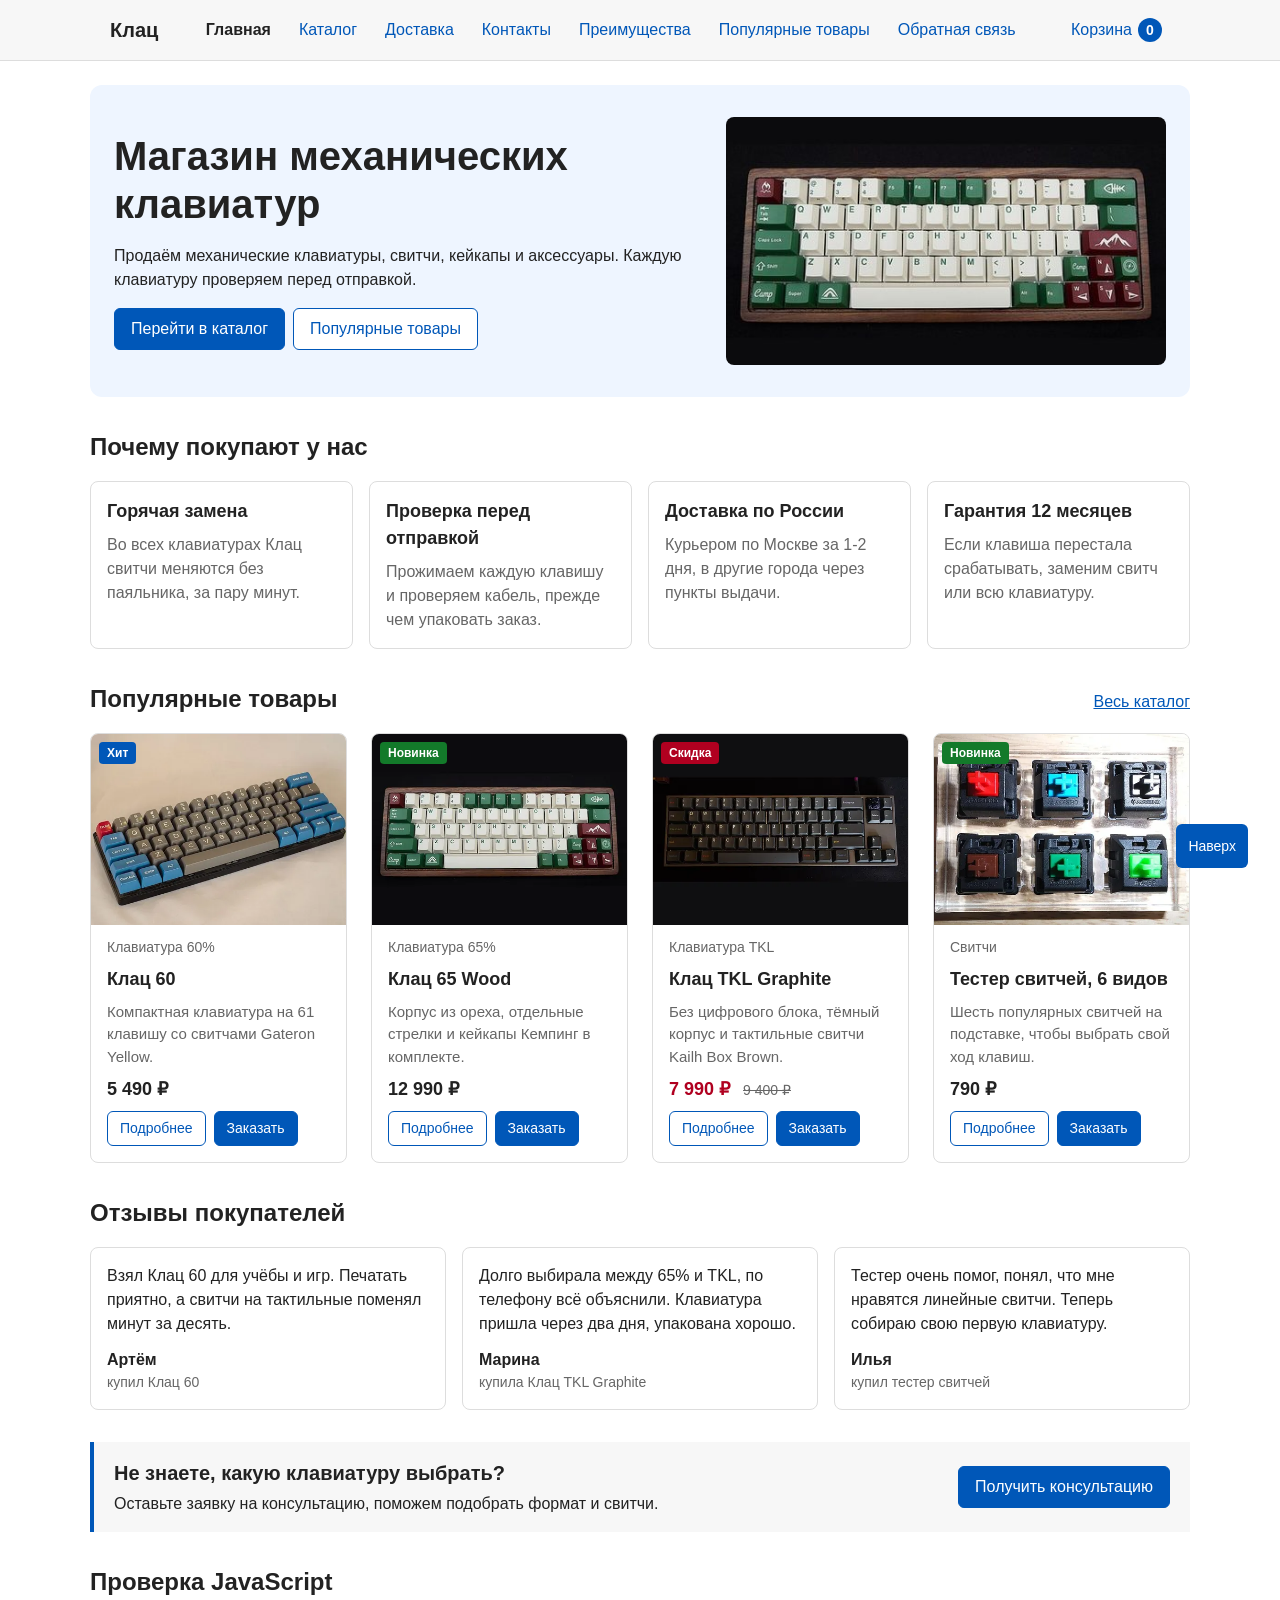
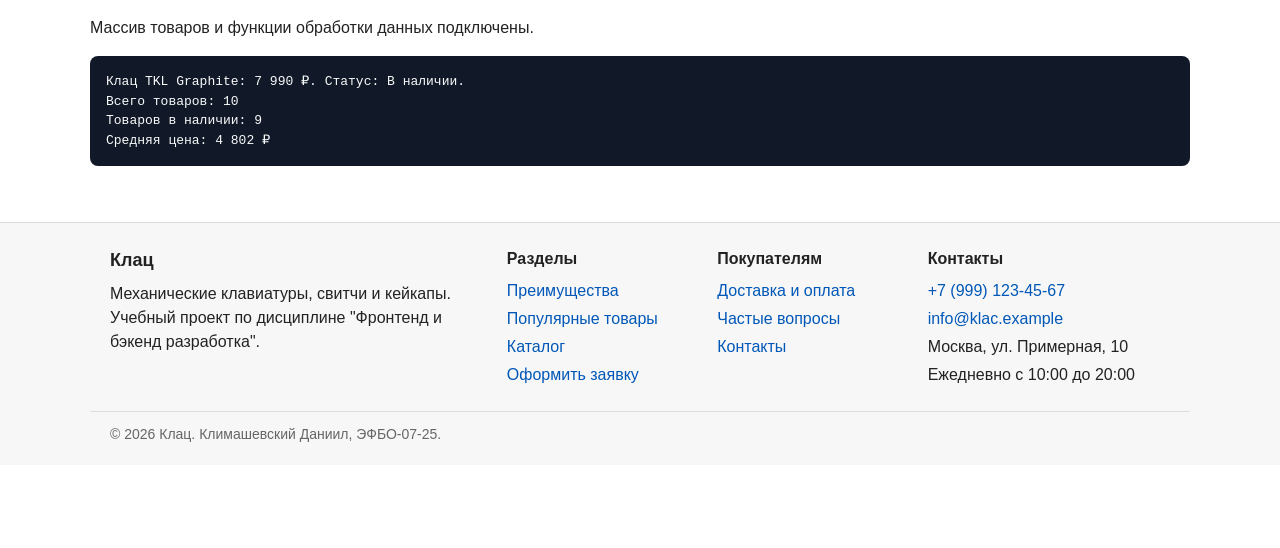
<file: index.html>
<!DOCTYPE html>
<html lang="ru">
<head>
    <meta charset="UTF-8">
    <meta name="viewport" content="width=device-width, initial-scale=1.0">
    <meta name="description" content="Клац - учебный интернет-магазин механических клавиатур, свитчей и кейкапов.">
    <title>Клац | Магазин механических клавиатур</title>
    <meta property="og:type" content="website">
    <meta property="og:title" content="Клац | Магазин механических клавиатур">
    <meta property="og:description" content="Клац - учебный интернет-магазин механических клавиатур, свитчей и кейкапов.">
    <meta property="og:image" content="https://svpeditor.github.io/kr4-js-shop/images/klac-60.jpg">
    <link rel="stylesheet" href="css/style.css">
    <link rel="stylesheet" href="css/responsive.css">
    <script src="js/data.js" defer></script>
    <script src="js/main.js" defer></script>
    <script src="js/cart.js" defer></script>
    <script src="js/modal.js" defer></script>
    <script src="js/validation.js" defer></script>
</head>
<body>
    <a class="skip-link" href="#main">Перейти к основному содержимому</a>

    <header class="site-header" id="top">
        <div class="site-header__inner">
            <a class="site-header__logo" href="index.html">Клац</a>

            <a class="site-header__cart" href="cart.html">Корзина <span class="site-header__cart-count">0</span></a>

            <button class="site-header__toggle" type="button" aria-expanded="false" aria-controls="site-nav"><span aria-hidden="true">&#9776;</span> Меню</button>

            <nav class="site-nav" id="site-nav" aria-label="Основная навигация">
                <ul class="site-nav__list">
                    <li class="site-nav__item"><a class="site-nav__link site-nav__link--active" href="index.html" aria-current="page">Главная</a></li>
                    <li class="site-nav__item"><a class="site-nav__link" href="catalog.html">Каталог</a></li>
                    <li class="site-nav__item"><a class="site-nav__link" href="delivery.html">Доставка</a></li>
                    <li class="site-nav__item"><a class="site-nav__link" href="contacts.html">Контакты</a></li>
                    <li class="site-nav__item"><a class="site-nav__link" href="index.html#advantages">Преимущества</a></li>
                    <li class="site-nav__item"><a class="site-nav__link" href="index.html#popular">Популярные товары</a></li>
                    <li class="site-nav__item"><a class="site-nav__link" href="index.html#contacts">Обратная связь</a></li>
                </ul>
            </nav>
        </div>
    </header>

    <main id="main" class="main" tabindex="-1">
        <section class="hero">
            <div class="hero__content">
                <h1 class="hero__title">Магазин механических клавиатур</h1>
                <p class="hero__text">
                    Продаём механические клавиатуры, свитчи, кейкапы и аксессуары.
                    Каждую клавиатуру проверяем перед отправкой.
                </p>
                <div class="hero__actions">
                    <a class="button button--primary" href="catalog.html">Перейти в каталог</a>
                    <a class="button button--secondary" href="#popular">Популярные товары</a>
                </div>
            </div>

            <!--
                picture: на компьютере (от 900px) показывается фото 4:3,
                на телефоне и планшете - широкий кадр 16:9 того же фото.
                Для узкого кадра есть два размера, браузер выбирает по srcset и sizes.
            -->
            <picture class="hero__picture">
                <source media="(min-width: 900px)" srcset="images/hero-desktop.jpg" width="800" height="600">
                <img
                    class="hero__image"
                    src="images/hero-mobile.jpg"
                    srcset="images/hero-mobile-480.jpg 480w, images/hero-mobile.jpg 800w"
                    sizes="(min-width: 768px) 720px, 100vw"
                    width="800"
                    height="450"
                    alt="Клавиатура Клац 65 Wood в деревянном корпусе с зелёными и бордовыми кейкапами"
                >
            </picture>
        </section>

        <section class="section" id="advantages">
            <div class="section__header">
                <h2 class="section__title">Почему покупают у нас</h2>
            </div>

            <ul class="advantages">
                <li class="advantages__item">
                    <h3 class="advantages__title">Горячая замена</h3>
                    <p class="advantages__text">Во всех клавиатурах Клац свитчи меняются без паяльника, за пару минут.</p>
                </li>
                <li class="advantages__item">
                    <h3 class="advantages__title">Проверка перед отправкой</h3>
                    <p class="advantages__text">Прожимаем каждую клавишу и проверяем кабель, прежде чем упаковать заказ.</p>
                </li>
                <li class="advantages__item">
                    <h3 class="advantages__title">Доставка по России</h3>
                    <p class="advantages__text">Курьером по Москве за 1-2 дня, в другие города через пункты выдачи.</p>
                </li>
                <li class="advantages__item">
                    <h3 class="advantages__title">Гарантия 12 месяцев</h3>
                    <p class="advantages__text">Если клавиша перестала срабатывать, заменим свитч или всю клавиатуру.</p>
                </li>
            </ul>
        </section>

        <section class="section" id="popular">
            <div class="section__header">
                <h2 class="section__title">Популярные товары</h2>
                <a class="section__link" href="catalog.html">Весь каталог</a>
            </div>

            <div class="products-grid products-grid--wide">
                <article class="product-card">
                    <span class="badge badge--hit product-card__badge">Хит</span>
                    <picture class="product-card__picture">
                        <source type="image/webp" srcset="images/klac-60-480.webp 480w, images/klac-60.webp 800w" sizes="(min-width: 1024px) 260px, (min-width: 600px) 50vw, 100vw">
                        <img class="product-card__image" src="images/klac-60.jpg" srcset="images/klac-60-480.jpg 480w, images/klac-60.jpg 800w" sizes="(min-width: 1024px) 260px, (min-width: 600px) 50vw, 100vw" width="800" height="600" alt="Клавиатура Клац 60 с серыми и синими кейкапами">
                    </picture>
                    <div class="product-card__body">
                        <p class="product-card__category">Клавиатура 60%</p>
                        <h3 class="product-card__title"><a class="product-card__link" href="product.html">Клац 60</a></h3>
                        <p class="product-card__description">Компактная клавиатура на 61 клавишу со свитчами Gateron Yellow.</p>
                        <p class="product-card__price">5 490 ₽</p>
                        <div class="product-card__actions">
                            <a class="button button--secondary button--small" href="product.html">Подробнее</a>
                            <button class="button button--primary button--small product-card__button" type="button" data-product="Клац 60">Заказать</button>
                        </div>
                    </div>
                </article>

                <article class="product-card">
                    <span class="badge badge--new product-card__badge">Новинка</span>
                    <picture class="product-card__picture">
                        <source type="image/webp" srcset="images/klac-65-wood-480.webp 480w, images/klac-65-wood.webp 800w" sizes="(min-width: 1024px) 260px, (min-width: 600px) 50vw, 100vw">
                        <img class="product-card__image" src="images/klac-65-wood.jpg" srcset="images/klac-65-wood-480.jpg 480w, images/klac-65-wood.jpg 800w" sizes="(min-width: 1024px) 260px, (min-width: 600px) 50vw, 100vw" width="800" height="600" alt="Клавиатура Клац 65 Wood в деревянном корпусе">
                    </picture>
                    <div class="product-card__body">
                        <p class="product-card__category">Клавиатура 65%</p>
                        <h3 class="product-card__title"><a class="product-card__link" href="product.html">Клац 65 Wood</a></h3>
                        <p class="product-card__description">Корпус из ореха, отдельные стрелки и кейкапы Кемпинг в комплекте.</p>
                        <p class="product-card__price">12 990 ₽</p>
                        <div class="product-card__actions">
                            <a class="button button--secondary button--small" href="product.html">Подробнее</a>
                            <button class="button button--primary button--small product-card__button" type="button" data-product="Клац 65 Wood">Заказать</button>
                        </div>
                    </div>
                </article>

                <article class="product-card product-card--discount">
                    <span class="badge badge--sale product-card__badge">Скидка</span>
                    <picture class="product-card__picture">
                        <source type="image/webp" srcset="images/klac-tkl-graphite-480.webp 480w, images/klac-tkl-graphite.webp 800w" sizes="(min-width: 1024px) 260px, (min-width: 600px) 50vw, 100vw">
                        <img class="product-card__image" src="images/klac-tkl-graphite.jpg" srcset="images/klac-tkl-graphite-480.jpg 480w, images/klac-tkl-graphite.jpg 800w" sizes="(min-width: 1024px) 260px, (min-width: 600px) 50vw, 100vw" width="800" height="600" alt="Тёмная клавиатура Клац TKL Graphite без цифрового блока">
                    </picture>
                    <div class="product-card__body">
                        <p class="product-card__category">Клавиатура TKL</p>
                        <h3 class="product-card__title"><a class="product-card__link" href="product.html">Клац TKL Graphite</a></h3>
                        <p class="product-card__description">Без цифрового блока, тёмный корпус и тактильные свитчи Kailh Box Brown.</p>
                        <p class="product-card__price">7 990 ₽ <s class="product-card__old-price">9 400 ₽</s></p>
                        <div class="product-card__actions">
                            <a class="button button--secondary button--small" href="product.html">Подробнее</a>
                            <button class="button button--primary button--small product-card__button" type="button" data-product="Клац TKL Graphite">Заказать</button>
                        </div>
                    </div>
                </article>

                <article class="product-card">
                    <span class="badge badge--new product-card__badge">Новинка</span>
                    <picture class="product-card__picture">
                        <source type="image/webp" srcset="images/switch-tester-480.webp 480w, images/switch-tester.webp 800w" sizes="(min-width: 1024px) 260px, (min-width: 600px) 50vw, 100vw">
                        <img class="product-card__image" src="images/switch-tester.jpg" srcset="images/switch-tester-480.jpg 480w, images/switch-tester.jpg 800w" sizes="(min-width: 1024px) 260px, (min-width: 600px) 50vw, 100vw" width="800" height="600" alt="Тестер с шестью свитчами разных цветов на прозрачной подставке">
                    </picture>
                    <div class="product-card__body">
                        <p class="product-card__category">Свитчи</p>
                        <h3 class="product-card__title"><a class="product-card__link" href="product.html">Тестер свитчей, 6 видов</a></h3>
                        <p class="product-card__description">Шесть популярных свитчей на подставке, чтобы выбрать свой ход клавиш.</p>
                        <p class="product-card__price">790 ₽</p>
                        <div class="product-card__actions">
                            <a class="button button--secondary button--small" href="product.html">Подробнее</a>
                            <button class="button button--primary button--small product-card__button" type="button" data-product="Тестер свитчей">Заказать</button>
                        </div>
                    </div>
                </article>
            </div>
        </section>

        <section class="section" id="reviews">
            <div class="section__header">
                <h2 class="section__title">Отзывы покупателей</h2>
            </div>

            <ul class="reviews">
                <li class="reviews__item">
                    <figure class="review">
                        <blockquote class="review__text">
                            Взял Клац 60 для учёбы и игр. Печатать приятно, а свитчи на тактильные поменял минут за десять.
                        </blockquote>
                        <figcaption class="review__author">
                            Артём
                            <span class="review__product">купил Клац 60</span>
                        </figcaption>
                    </figure>
                </li>
                <li class="reviews__item">
                    <figure class="review">
                        <blockquote class="review__text">
                            Долго выбирала между 65% и TKL, по телефону всё объяснили. Клавиатура пришла через два дня, упакована хорошо.
                        </blockquote>
                        <figcaption class="review__author">
                            Марина
                            <span class="review__product">купила Клац TKL Graphite</span>
                        </figcaption>
                    </figure>
                </li>
                <li class="reviews__item">
                    <figure class="review">
                        <blockquote class="review__text">
                            Тестер очень помог, понял, что мне нравятся линейные свитчи. Теперь собираю свою первую клавиатуру.
                        </blockquote>
                        <figcaption class="review__author">
                            Илья
                            <span class="review__product">купил тестер свитчей</span>
                        </figcaption>
                    </figure>
                </li>
            </ul>
        </section>

        <aside class="promo">
            <div class="promo__content">
                <h2 class="promo__title">Не знаете, какую клавиатуру выбрать?</h2>
                <p class="promo__text">Оставьте заявку на консультацию, поможем подобрать формат и свитчи.</p>
            </div>
            <a class="button button--primary promo__button" href="order.html?product=consultation">Получить консультацию</a>
        </aside>

        <!-- Учебный блок для проверки JavaScript, текст в него пишет js/main.js -->
        <section class="section js-check" aria-labelledby="js-check-title">
            <h2 class="section__title" id="js-check-title">Проверка JavaScript</h2>
            <p class="js-message">JavaScript пока не выполнился.</p>
            <pre class="product-output"></pre>
        </section>
    </main>

    <footer class="site-footer" id="contacts">
        <div class="site-footer__inner">
            <div class="site-footer__column">
                <a class="site-footer__logo" href="index.html">Клац</a>
                <p class="site-footer__text">Механические клавиатуры, свитчи и кейкапы. Учебный проект по дисциплине "Фронтенд и бэкенд разработка".</p>
            </div>

            <nav class="site-footer__column" aria-label="Разделы сайта">
                <h2 class="site-footer__title">Разделы</h2>
                <ul class="site-footer__list">
                    <li><a class="site-footer__link" href="index.html#advantages">Преимущества</a></li>
                    <li><a class="site-footer__link" href="index.html#popular">Популярные товары</a></li>
                    <li><a class="site-footer__link" href="catalog.html">Каталог</a></li>
                    <li><a class="site-footer__link" href="order.html">Оформить заявку</a></li>
                </ul>
            </nav>

            <nav class="site-footer__column" aria-label="Покупателям">
                <h2 class="site-footer__title">Покупателям</h2>
                <ul class="site-footer__list">
                    <li><a class="site-footer__link" href="delivery.html">Доставка и оплата</a></li>
                    <li><a class="site-footer__link" href="contacts.html#faq">Частые вопросы</a></li>
                    <li><a class="site-footer__link" href="contacts.html">Контакты</a></li>
                </ul>
            </nav>

            <div class="site-footer__column">
                <h2 class="site-footer__title">Контакты</h2>
                <ul class="site-footer__list">
                    <li><a class="site-footer__link" href="tel:+79991234567">+7 (999) 123-45-67</a></li>
                    <li><a class="site-footer__link" href="mailto:info@klac.example">info@klac.example</a></li>
                    <li>Москва, ул. Примерная, 10</li>
                    <li>Ежедневно с 10:00 до 20:00</li>
                </ul>
            </div>
        </div>

        <p class="site-footer__copy">&copy; 2026 Клац. Климашевский Даниил, ЭФБО-07-25.</p>
    </footer>

    <dialog class="order-dialog" id="order-dialog" aria-labelledby="order-dialog-title">
        <h2 class="order-dialog__title" id="order-dialog-title">Быстрый заказ</h2>
        <p class="order-dialog__text">
            Товар: <span class="order-dialog__product" id="order-dialog-product"></span>.
            Оставьте контакты, и мы перезвоним, чтобы уточнить детали.
        </p>

        <form class="order-form" id="order-form" action="#" method="post" novalidate>
            <input id="selected-product" name="selected-product" type="hidden">

            <p class="order-form__note">Поля со звёздочкой * обязательны для заполнения.</p>

            <div class="order-form__field">
                <label class="order-form__label" for="order-name">Имя <span class="order-form__required" aria-hidden="true">*</span></label>
                <input
                    class="order-form__input"
                    id="order-name"
                    name="name"
                    type="text"
                    placeholder="Введите ваше имя"
                    minlength="2"
                    autocomplete="given-name"
                    required
                >
                <p class="form-error" id="order-name-error"></p>
            </div>

            <div class="order-form__field">
                <label class="order-form__label" for="order-email">E-mail <span class="order-form__required" aria-hidden="true">*</span></label>
                <input
                    class="order-form__input"
                    id="order-email"
                    name="email"
                    type="email"
                    placeholder="example@mail.ru"
                    autocomplete="email"
                    required
                >
                <p class="form-error" id="order-email-error"></p>
            </div>

            <div class="order-form__field">
                <label class="order-form__label" for="order-phone">Телефон <span class="order-form__required" aria-hidden="true">*</span></label>
                <input
                    class="order-form__input"
                    id="order-phone"
                    name="phone"
                    type="tel"
                    inputmode="tel"
                    placeholder="+7 (900) 000-00-00"
                    pattern="^\+7 \(\d{3}\) \d{3}-\d{2}-\d{2}$"
                    autocomplete="tel"
                    aria-describedby="order-phone-hint"
                    required
                >
                <small class="order-form__hint" id="order-phone-hint">Формат: +7 (900) 000-00-00</small>
                <p class="form-error" id="order-phone-error"></p>
            </div>

            <div class="order-form__field">
                <label class="order-form__label" for="order-date">Удобная дата звонка</label>
                <input
                    class="order-form__input"
                    id="order-date"
                    name="date"
                    type="date"
                >
            </div>

            <div class="order-form__field">
                <label class="order-form__label" for="order-topic">Тема заявки <span class="order-form__required" aria-hidden="true">*</span></label>
                <select class="order-form__select" id="order-topic" name="topic" required>
                    <option value="">Выберите тему</option>
                    <option value="product">Заказ товара</option>
                    <option value="consultation">Консультация</option>
                    <option value="delivery">Доставка</option>
                </select>
                <p class="form-error" id="order-topic-error"></p>
            </div>

            <div class="order-form__field">
                <label class="order-form__label" for="order-comment">Комментарий</label>
                <textarea
                    class="order-form__textarea"
                    id="order-comment"
                    name="comment"
                    rows="3"
                    placeholder="Например, какие свитчи вам нравятся"
                ></textarea>
            </div>

            <div class="order-form__field">
                <label class="order-form__checkbox">
                    <input
                        id="order-agreement"
                        name="agreement"
                        type="checkbox"
                        required
                    >
                    Я согласен на обработку персональных данных <span class="order-form__required" aria-hidden="true">*</span>
                </label>
                <p class="form-error" id="order-agreement-error"></p>
            </div>

            <div class="order-form__actions">
                <button class="button button--secondary" type="button" id="close-order-dialog">Закрыть</button>
                <button class="button button--primary" type="submit">Отправить заявку</button>
            </div>

            <p class="form-message" aria-live="polite"></p>
        </form>
    </dialog>

    <a class="to-top" href="#top">Наверх</a>
</body>
</html>
</file>
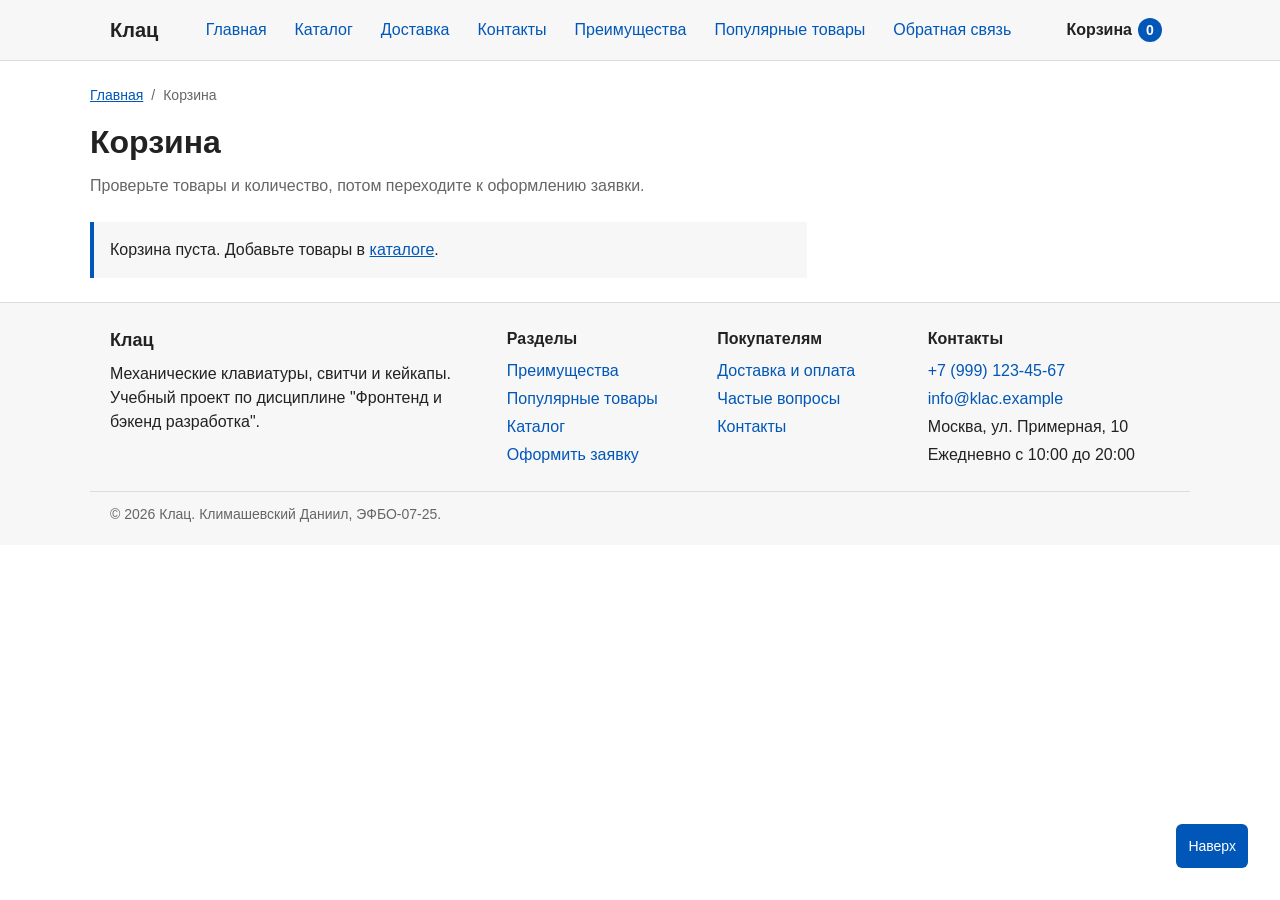
<file: cart.html>
<!DOCTYPE html>
<html lang="ru">
<head>
    <meta charset="UTF-8">
    <meta name="viewport" content="width=device-width, initial-scale=1.0">
    <meta name="description" content="Корзина магазина Клац: выбранные товары, количество, сумма заказа и промокод.">
    <title>Корзина | Клац</title>
    <meta property="og:type" content="website">
    <meta property="og:title" content="Корзина | Клац">
    <meta property="og:description" content="Корзина магазина Клац: выбранные товары, количество, сумма заказа и промокод.">
    <meta property="og:image" content="https://svpeditor.github.io/kr4-js-shop/images/klac-60.jpg">
    <link rel="stylesheet" href="css/style.css">
    <link rel="stylesheet" href="css/responsive.css">
    <script src="js/data.js" defer></script>
    <script src="js/main.js" defer></script>
    <script src="js/cart.js" defer></script>
</head>
<body>
    <a class="skip-link" href="#main">Перейти к основному содержимому</a>

    <header class="site-header" id="top">
        <div class="site-header__inner">
            <a class="site-header__logo" href="index.html">Клац</a>

            <a class="site-header__cart" href="cart.html" aria-current="page">Корзина <span class="site-header__cart-count">0</span></a>

            <button class="site-header__toggle" type="button" aria-expanded="false" aria-controls="site-nav"><span aria-hidden="true">&#9776;</span> Меню</button>

            <nav class="site-nav" id="site-nav" aria-label="Основная навигация">
                <ul class="site-nav__list">
                    <li class="site-nav__item"><a class="site-nav__link" href="index.html">Главная</a></li>
                    <li class="site-nav__item"><a class="site-nav__link" href="catalog.html">Каталог</a></li>
                    <li class="site-nav__item"><a class="site-nav__link" href="delivery.html">Доставка</a></li>
                    <li class="site-nav__item"><a class="site-nav__link" href="contacts.html">Контакты</a></li>
                    <li class="site-nav__item"><a class="site-nav__link" href="index.html#advantages">Преимущества</a></li>
                    <li class="site-nav__item"><a class="site-nav__link" href="index.html#popular">Популярные товары</a></li>
                    <li class="site-nav__item"><a class="site-nav__link" href="index.html#contacts">Обратная связь</a></li>
                </ul>
            </nav>
        </div>
    </header>

    <main id="main" class="main" tabindex="-1">
        <div class="page-header">
            <nav class="breadcrumbs" aria-label="Хлебные крошки">
                <ol class="breadcrumbs__list">
                    <li class="breadcrumbs__item"><a class="breadcrumbs__link" href="index.html">Главная</a></li>
                    <li class="breadcrumbs__item"><span class="breadcrumbs__current" aria-current="page">Корзина</span></li>
                </ol>
            </nav>
            <h1 class="page-header__title">Корзина</h1>
            <p class="page-header__text">Проверьте товары и количество, потом переходите к оформлению заявки.</p>
        </div>

        <div class="cart">
            <div class="cart__main">
                <p class="cart-empty" hidden>
                    Корзина пуста. Добавьте товары в <a href="catalog.html">каталоге</a>.
                </p>
                <!-- Товары корзины добавляет js/cart.js -->
                <ul class="cart-list" data-cart-list></ul>
            </div>

            <aside class="cart__aside cart-summary info-box" aria-labelledby="cart-summary-title">
                <h2 class="info-box__title" id="cart-summary-title">Итого</h2>

                <dl class="cart-summary__list">
                    <dt>Товаров</dt>
                    <dd data-cart-count>0 шт.</dd>
                    <dt>Сумма</dt>
                    <dd data-cart-sum>0 ₽</dd>
                    <dt>Скидка по промокоду</dt>
                    <dd data-cart-discount>0 ₽</dd>
                    <dt class="cart-summary__total">К оплате</dt>
                    <dd class="cart-summary__total" data-cart-total>0 ₽</dd>
                </dl>

                <form class="promo-form" action="#">
                    <label class="promo-form__label" for="promo-code">Промокод</label>
                    <div class="promo-form__row">
                        <input class="promo-form__input" id="promo-code" name="promo" type="text" placeholder="Введите промокод" autocomplete="off">
                        <button class="button button--secondary" type="submit">Применить</button>
                    </div>
                    <p class="promo-form__message" aria-live="polite"></p>
                </form>

                <div class="cart-summary__actions">
                    <a class="button button--primary" href="order.html">Оформить заявку</a>
                    <button class="button button--secondary" type="button" data-action="clear-cart">Очистить корзину</button>
                </div>
            </aside>
        </div>
    </main>

    <footer class="site-footer" id="contacts">
        <div class="site-footer__inner">
            <div class="site-footer__column">
                <a class="site-footer__logo" href="index.html">Клац</a>
                <p class="site-footer__text">Механические клавиатуры, свитчи и кейкапы. Учебный проект по дисциплине "Фронтенд и бэкенд разработка".</p>
            </div>

            <nav class="site-footer__column" aria-label="Разделы сайта">
                <h2 class="site-footer__title">Разделы</h2>
                <ul class="site-footer__list">
                    <li><a class="site-footer__link" href="index.html#advantages">Преимущества</a></li>
                    <li><a class="site-footer__link" href="index.html#popular">Популярные товары</a></li>
                    <li><a class="site-footer__link" href="catalog.html">Каталог</a></li>
                    <li><a class="site-footer__link" href="order.html">Оформить заявку</a></li>
                </ul>
            </nav>

            <nav class="site-footer__column" aria-label="Покупателям">
                <h2 class="site-footer__title">Покупателям</h2>
                <ul class="site-footer__list">
                    <li><a class="site-footer__link" href="delivery.html">Доставка и оплата</a></li>
                    <li><a class="site-footer__link" href="contacts.html#faq">Частые вопросы</a></li>
                    <li><a class="site-footer__link" href="contacts.html">Контакты</a></li>
                </ul>
            </nav>

            <div class="site-footer__column">
                <h2 class="site-footer__title">Контакты</h2>
                <ul class="site-footer__list">
                    <li><a class="site-footer__link" href="tel:+79991234567">+7 (999) 123-45-67</a></li>
                    <li><a class="site-footer__link" href="mailto:info@klac.example">info@klac.example</a></li>
                    <li>Москва, ул. Примерная, 10</li>
                    <li>Ежедневно с 10:00 до 20:00</li>
                </ul>
            </div>
        </div>

        <p class="site-footer__copy">&copy; 2026 Клац. Климашевский Даниил, ЭФБО-07-25.</p>
    </footer>

    <a class="to-top" href="#top">Наверх</a>
</body>
</html>
</file>
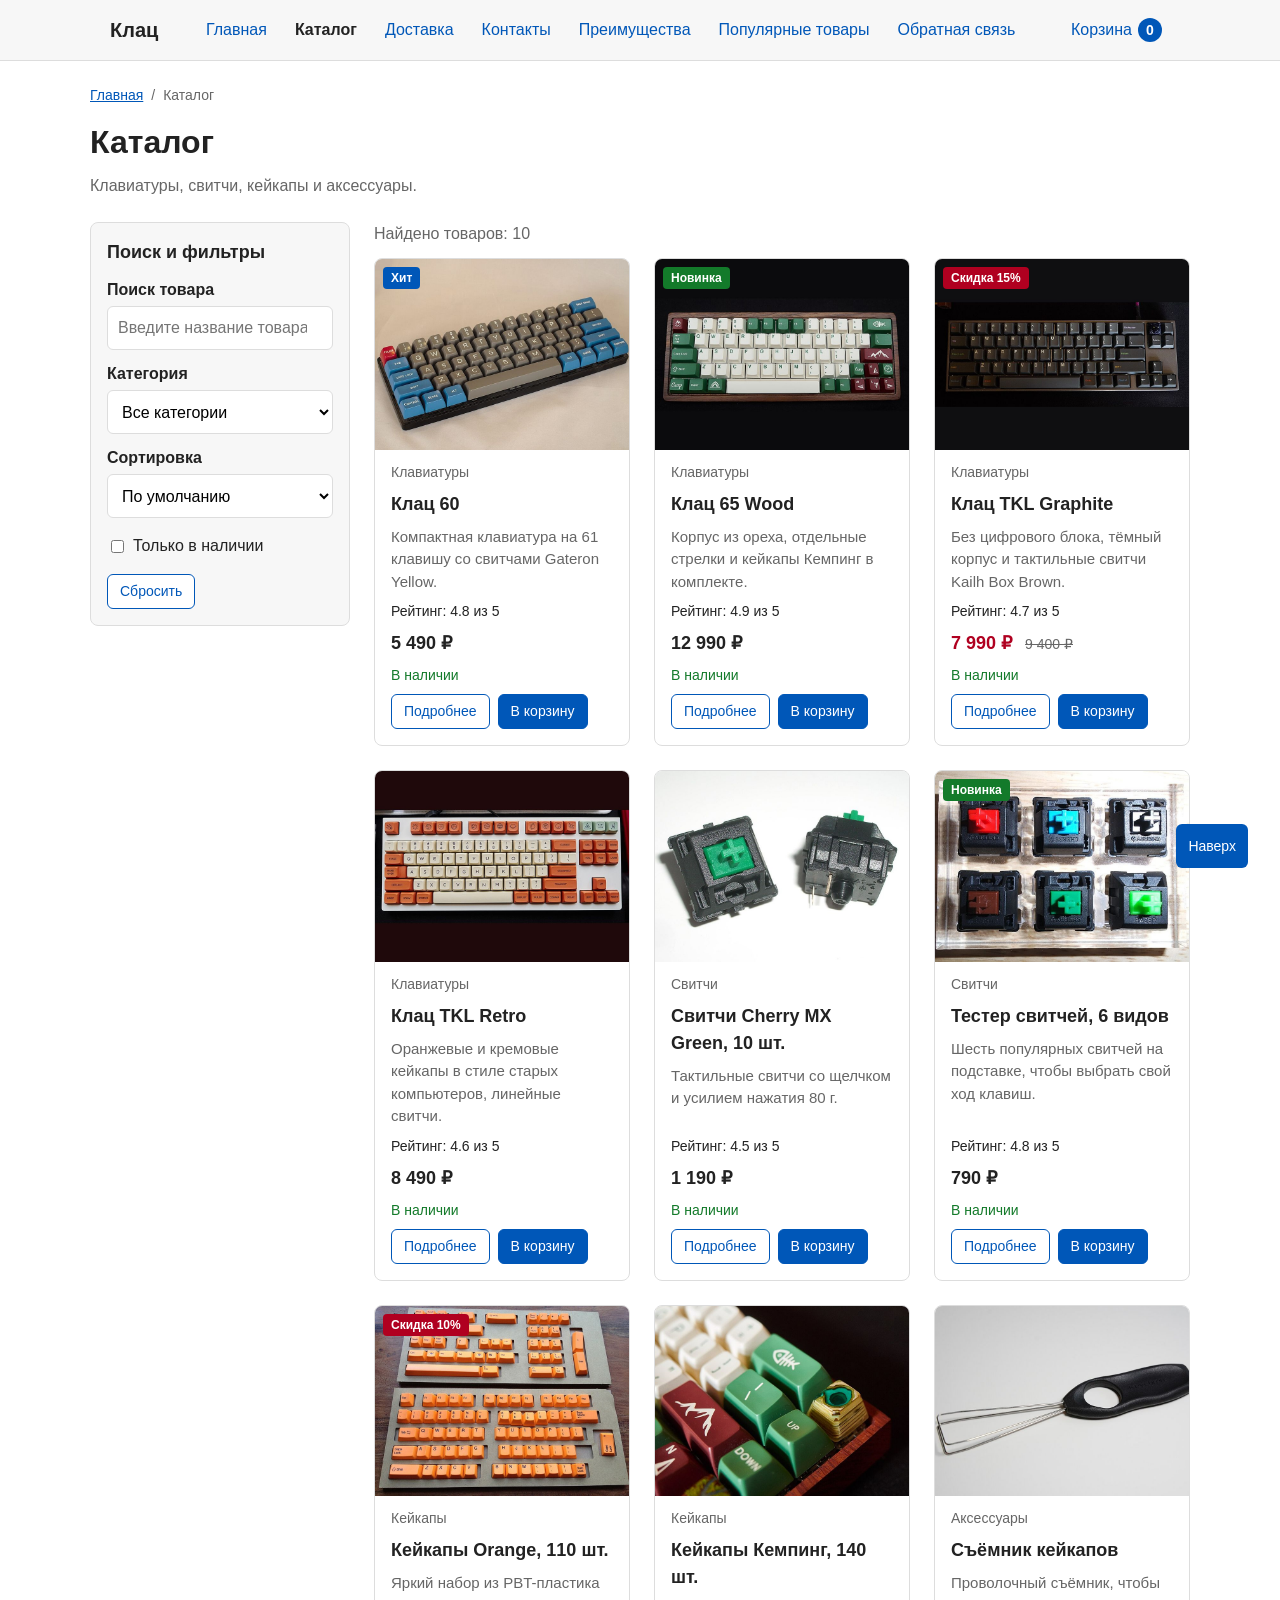
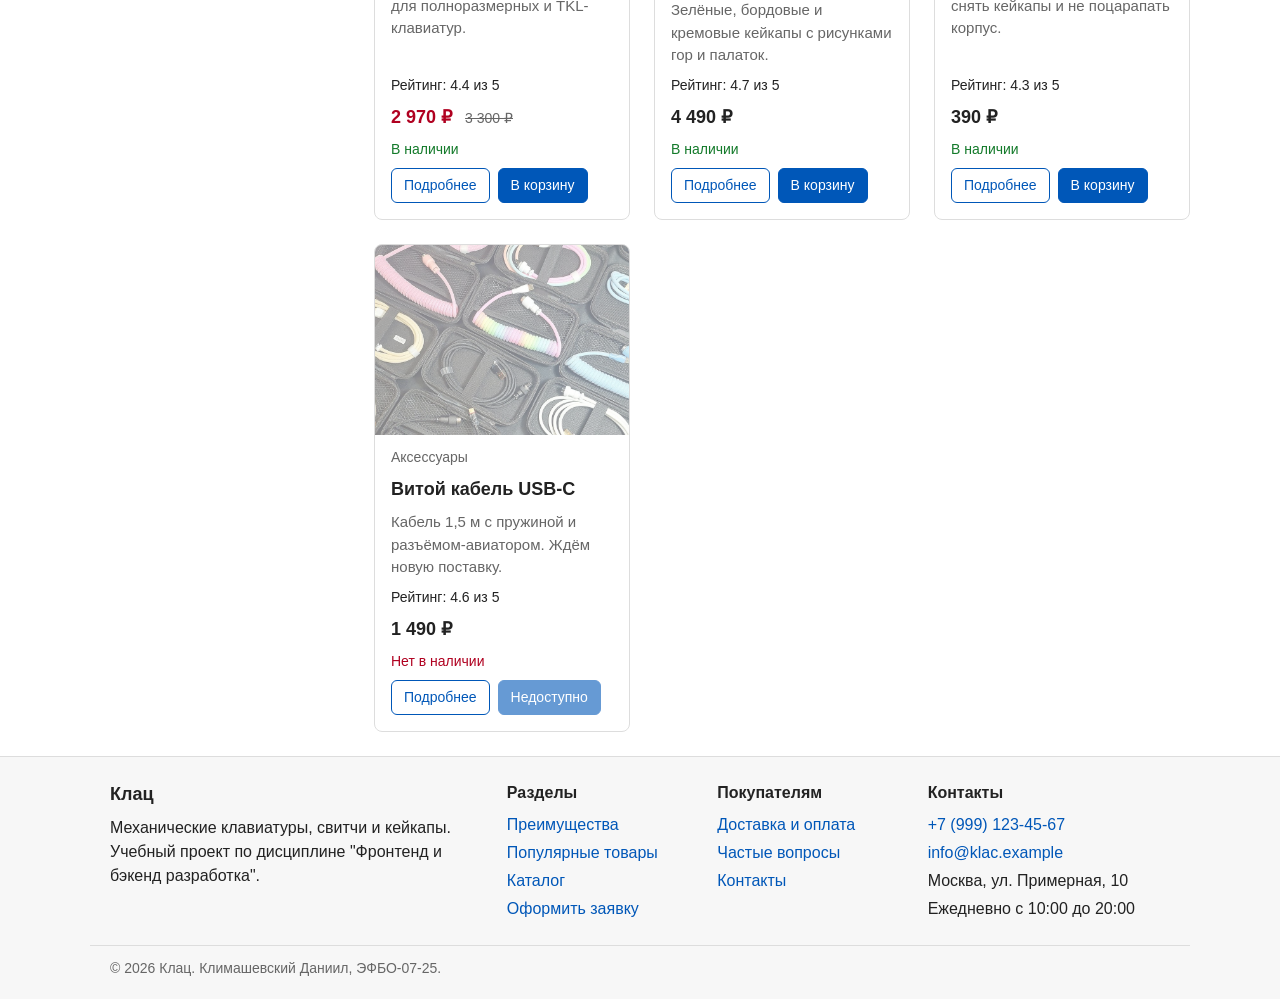
<file: catalog.html>
<!DOCTYPE html>
<html lang="ru">
<head>
    <meta charset="UTF-8">
    <meta name="viewport" content="width=device-width, initial-scale=1.0">
    <meta name="description" content="Каталог магазина Клац: механические клавиатуры, свитчи, кейкапы и аксессуары.">
    <title>Каталог | Клац</title>
    <meta property="og:type" content="website">
    <meta property="og:title" content="Каталог | Клац">
    <meta property="og:description" content="Каталог магазина Клац: механические клавиатуры, свитчи, кейкапы и аксессуары.">
    <meta property="og:image" content="https://svpeditor.github.io/kr4-js-shop/images/klac-60.jpg">
    <link rel="stylesheet" href="css/style.css">
    <link rel="stylesheet" href="css/responsive.css">
    <script src="js/data.js" defer></script>
    <script src="js/main.js" defer></script>
    <script src="js/cart.js" defer></script>
    <script src="js/catalog.js" defer></script>
    <script src="js/modal.js" defer></script>
</head>
<body>
    <a class="skip-link" href="#main">Перейти к основному содержимому</a>

    <header class="site-header" id="top">
        <div class="site-header__inner">
            <a class="site-header__logo" href="index.html">Клац</a>

            <a class="site-header__cart" href="cart.html">Корзина <span class="site-header__cart-count">0</span></a>

            <button class="site-header__toggle" type="button" aria-expanded="false" aria-controls="site-nav"><span aria-hidden="true">&#9776;</span> Меню</button>

            <nav class="site-nav" id="site-nav" aria-label="Основная навигация">
                <ul class="site-nav__list">
                    <li class="site-nav__item"><a class="site-nav__link" href="index.html">Главная</a></li>
                    <li class="site-nav__item"><a class="site-nav__link site-nav__link--active" href="catalog.html" aria-current="page">Каталог</a></li>
                    <li class="site-nav__item"><a class="site-nav__link" href="delivery.html">Доставка</a></li>
                    <li class="site-nav__item"><a class="site-nav__link" href="contacts.html">Контакты</a></li>
                    <li class="site-nav__item"><a class="site-nav__link" href="index.html#advantages">Преимущества</a></li>
                    <li class="site-nav__item"><a class="site-nav__link" href="index.html#popular">Популярные товары</a></li>
                    <li class="site-nav__item"><a class="site-nav__link" href="index.html#contacts">Обратная связь</a></li>
                </ul>
            </nav>
        </div>
    </header>

    <main id="main" class="main" tabindex="-1">
        <div class="page-header">
            <nav class="breadcrumbs" aria-label="Хлебные крошки">
                <ol class="breadcrumbs__list">
                    <li class="breadcrumbs__item"><a class="breadcrumbs__link" href="index.html">Главная</a></li>
                    <li class="breadcrumbs__item"><span class="breadcrumbs__current" aria-current="page">Каталог</span></li>
                </ol>
            </nav>
            <h1 class="page-header__title">Каталог</h1>
            <p class="page-header__text">Клавиатуры, свитчи, кейкапы и аксессуары.</p>
        </div>

        <div class="catalog-layout">
            <section class="catalog-layout__filters catalog-controls" aria-label="Управление каталогом">
                <h2 class="catalog-controls__title">Поиск и фильтры</h2>

                <div class="catalog-controls__group">
                    <label class="catalog-controls__label" for="catalog-search">Поиск товара</label>
                    <input
                        id="catalog-search"
                        class="catalog-controls__input"
                        type="search"
                        placeholder="Введите название товара"
                        autocomplete="off"
                    >
                </div>

                <div class="catalog-controls__group">
                    <label class="catalog-controls__label" for="category-filter">Категория</label>
                    <select id="category-filter" class="catalog-controls__select">
                        <option value="all">Все категории</option>
                        <option value="keyboards">Клавиатуры</option>
                        <option value="switches">Свитчи</option>
                        <option value="keycaps">Кейкапы</option>
                        <option value="accessories">Аксессуары</option>
                    </select>
                </div>

                <div class="catalog-controls__group">
                    <label class="catalog-controls__label" for="sort-select">Сортировка</label>
                    <select id="sort-select" class="catalog-controls__select">
                        <option value="default">По умолчанию</option>
                        <option value="price-asc">Сначала дешевле</option>
                        <option value="price-desc">Сначала дороже</option>
                        <option value="title-asc">По названию А-Я</option>
                    </select>
                </div>

                <label class="catalog-controls__check">
                    <input id="only-available" type="checkbox">
                    Только в наличии
                </label>

                <button class="button button--secondary button--small" type="button" data-action="reset-filters">Сбросить</button>
            </section>

            <div class="catalog-layout__products">
                <p class="catalog-count" aria-live="polite"></p>
                <p class="catalog-message" aria-live="polite"></p>
                <p class="catalog-empty" hidden>По выбранным условиям товары не найдены.</p>
                <!-- Карточки товаров добавляет js/catalog.js -->
                <div class="products-grid" data-products-container></div>
            </div>
        </div>
    </main>

    <footer class="site-footer" id="contacts">
        <div class="site-footer__inner">
            <div class="site-footer__column">
                <a class="site-footer__logo" href="index.html">Клац</a>
                <p class="site-footer__text">Механические клавиатуры, свитчи и кейкапы. Учебный проект по дисциплине "Фронтенд и бэкенд разработка".</p>
            </div>

            <nav class="site-footer__column" aria-label="Разделы сайта">
                <h2 class="site-footer__title">Разделы</h2>
                <ul class="site-footer__list">
                    <li><a class="site-footer__link" href="index.html#advantages">Преимущества</a></li>
                    <li><a class="site-footer__link" href="index.html#popular">Популярные товары</a></li>
                    <li><a class="site-footer__link" href="catalog.html">Каталог</a></li>
                    <li><a class="site-footer__link" href="order.html">Оформить заявку</a></li>
                </ul>
            </nav>

            <nav class="site-footer__column" aria-label="Покупателям">
                <h2 class="site-footer__title">Покупателям</h2>
                <ul class="site-footer__list">
                    <li><a class="site-footer__link" href="delivery.html">Доставка и оплата</a></li>
                    <li><a class="site-footer__link" href="contacts.html#faq">Частые вопросы</a></li>
                    <li><a class="site-footer__link" href="contacts.html">Контакты</a></li>
                </ul>
            </nav>

            <div class="site-footer__column">
                <h2 class="site-footer__title">Контакты</h2>
                <ul class="site-footer__list">
                    <li><a class="site-footer__link" href="tel:+79991234567">+7 (999) 123-45-67</a></li>
                    <li><a class="site-footer__link" href="mailto:info@klac.example">info@klac.example</a></li>
                    <li>Москва, ул. Примерная, 10</li>
                    <li>Ежедневно с 10:00 до 20:00</li>
                </ul>
            </div>
        </div>

        <p class="site-footer__copy">&copy; 2026 Клац. Климашевский Даниил, ЭФБО-07-25.</p>
    </footer>

    <!-- Окно с подробностями о товаре, заполняет js/modal.js -->
    <dialog class="product-modal" id="product-modal" aria-labelledby="product-modal-title">
        <div class="product-modal__inner">
            <img class="product-modal__image" src="images/klac-60.jpg" alt="" width="800" height="600">

            <div class="product-modal__info">
                <p class="product-modal__category"></p>
                <h2 class="product-modal__title" id="product-modal-title">Товар</h2>
                <p class="product-modal__description"></p>
                <p class="product-modal__rating"></p>
                <p class="product-modal__price"></p>
                <p class="product-modal__discount" hidden></p>
                <p class="product-modal__status"></p>

                <div class="product-modal__actions">
                    <button class="button button--primary" type="button" data-action="add-to-cart">В корзину</button>
                    <button class="button button--secondary" type="button" data-action="close-modal">Закрыть</button>
                </div>

                <p class="product-modal__message" aria-live="polite"></p>
            </div>
        </div>
    </dialog>

    <a class="to-top" href="#top">Наверх</a>
</body>
</html>
</file>
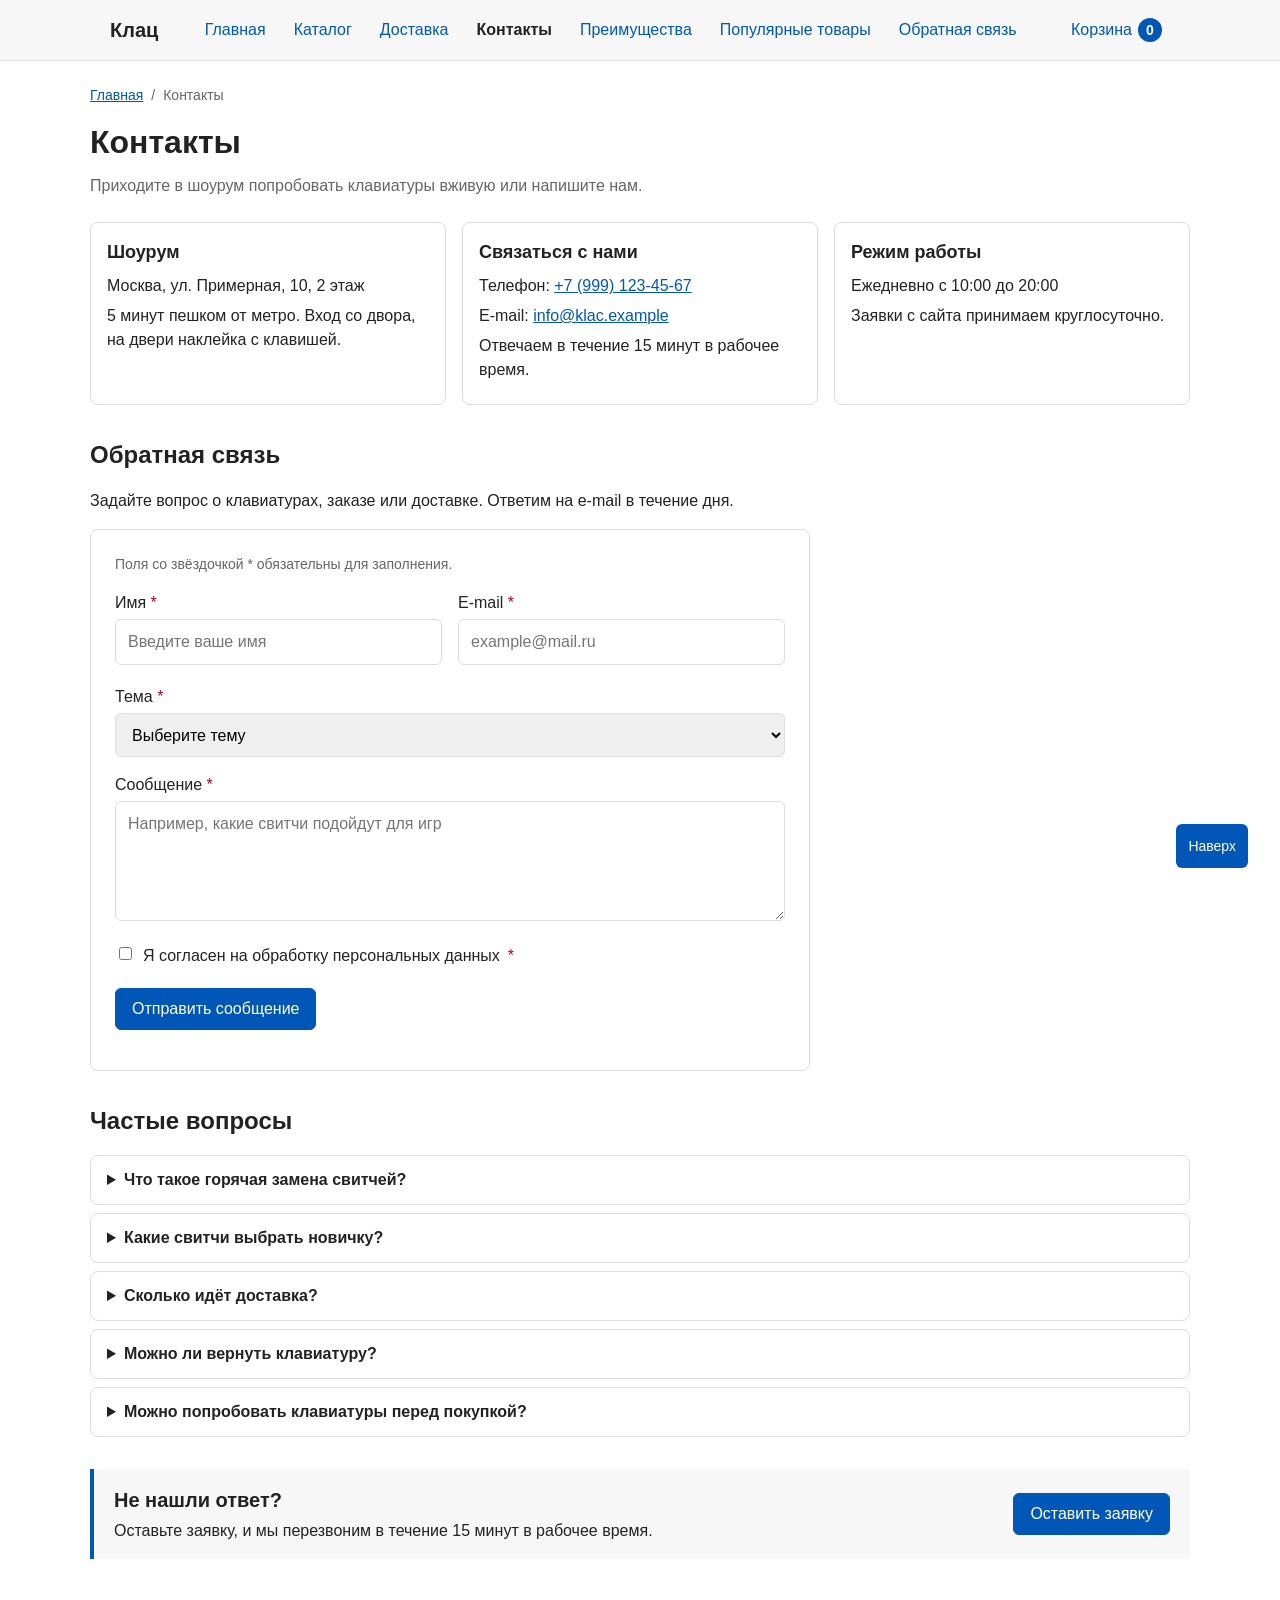
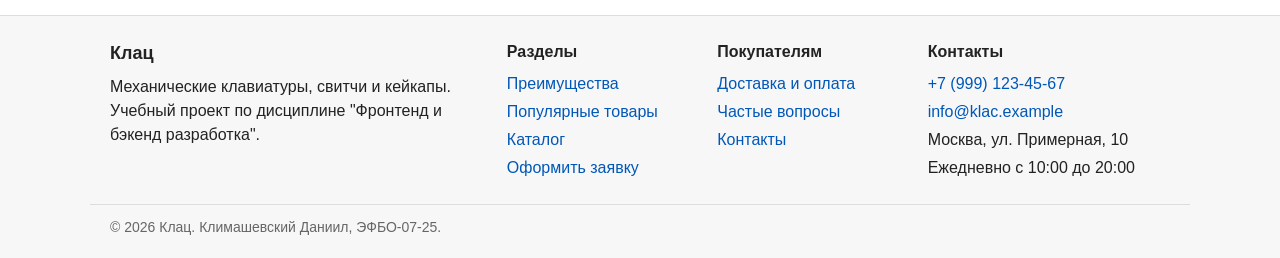
<file: contacts.html>
<!DOCTYPE html>
<html lang="ru">
<head>
    <meta charset="UTF-8">
    <meta name="viewport" content="width=device-width, initial-scale=1.0">
    <meta name="description" content="Контакты магазина Клац: адрес шоурума, телефон, режим работы, форма обратной связи и ответы на частые вопросы.">
    <title>Контакты | Клац</title>
    <meta property="og:type" content="website">
    <meta property="og:title" content="Контакты | Клац">
    <meta property="og:description" content="Контакты магазина Клац: адрес шоурума, телефон, режим работы, форма обратной связи и ответы на частые вопросы.">
    <meta property="og:image" content="https://svpeditor.github.io/kr4-js-shop/images/klac-60.jpg">
    <link rel="stylesheet" href="css/style.css">
    <link rel="stylesheet" href="css/responsive.css">
    <script src="js/data.js" defer></script>
    <script src="js/main.js" defer></script>
    <script src="js/cart.js" defer></script>
    <script src="js/validation.js" defer></script>
</head>
<body>
    <a class="skip-link" href="#main">Перейти к основному содержимому</a>

    <header class="site-header" id="top">
        <div class="site-header__inner">
            <a class="site-header__logo" href="index.html">Клац</a>

            <a class="site-header__cart" href="cart.html">Корзина <span class="site-header__cart-count">0</span></a>

            <button class="site-header__toggle" type="button" aria-expanded="false" aria-controls="site-nav"><span aria-hidden="true">&#9776;</span> Меню</button>

            <nav class="site-nav" id="site-nav" aria-label="Основная навигация">
                <ul class="site-nav__list">
                    <li class="site-nav__item"><a class="site-nav__link" href="index.html">Главная</a></li>
                    <li class="site-nav__item"><a class="site-nav__link" href="catalog.html">Каталог</a></li>
                    <li class="site-nav__item"><a class="site-nav__link" href="delivery.html">Доставка</a></li>
                    <li class="site-nav__item"><a class="site-nav__link site-nav__link--active" href="contacts.html" aria-current="page">Контакты</a></li>
                    <li class="site-nav__item"><a class="site-nav__link" href="index.html#advantages">Преимущества</a></li>
                    <li class="site-nav__item"><a class="site-nav__link" href="index.html#popular">Популярные товары</a></li>
                    <li class="site-nav__item"><a class="site-nav__link" href="index.html#contacts">Обратная связь</a></li>
                </ul>
            </nav>
        </div>
    </header>

    <main id="main" class="main" tabindex="-1">
        <div class="page-header">
            <nav class="breadcrumbs" aria-label="Хлебные крошки">
                <ol class="breadcrumbs__list">
                    <li class="breadcrumbs__item"><a class="breadcrumbs__link" href="index.html">Главная</a></li>
                    <li class="breadcrumbs__item"><span class="breadcrumbs__current" aria-current="page">Контакты</span></li>
                </ol>
            </nav>
            <h1 class="page-header__title">Контакты</h1>
            <p class="page-header__text">Приходите в шоурум попробовать клавиатуры вживую или напишите нам.</p>
        </div>

        <div class="contacts">
            <section class="contacts__card">
                <h2 class="contacts__title">Шоурум</h2>
                <p class="contacts__text">Москва, ул. Примерная, 10, 2 этаж</p>
                <p class="contacts__text">5 минут пешком от метро. Вход со двора, на двери наклейка с клавишей.</p>
            </section>

            <section class="contacts__card">
                <h2 class="contacts__title">Связаться с нами</h2>
                <p class="contacts__text">Телефон: <a href="tel:+79991234567">+7 (999) 123-45-67</a></p>
                <p class="contacts__text">E-mail: <a href="mailto:info@klac.example">info@klac.example</a></p>
                <p class="contacts__text">Отвечаем в течение 15 минут в рабочее время.</p>
            </section>

            <section class="contacts__card">
                <h2 class="contacts__title">Режим работы</h2>
                <p class="contacts__text">Ежедневно с 10:00 до 20:00</p>
                <p class="contacts__text">Заявки с сайта принимаем круглосуточно.</p>
            </section>
        </div>

        <section class="section feedback" id="feedback">
            <div class="section__header">
                <h2 class="section__title">Обратная связь</h2>
            </div>
            <p class="feedback__text">Задайте вопрос о клавиатурах, заказе или доставке. Ответим на e-mail в течение дня.</p>

            <form class="order-form feedback__form" id="feedback-form" action="#" method="post" novalidate>
                <p class="order-form__note">Поля со звёздочкой * обязательны для заполнения.</p>

                <div class="order-form__row">
                    <div class="order-form__field">
                        <label class="order-form__label" for="feedback-name">Имя <span class="order-form__required" aria-hidden="true">*</span></label>
                        <input
                            class="order-form__input"
                            id="feedback-name"
                            name="name"
                            type="text"
                            placeholder="Введите ваше имя"
                            minlength="2"
                            autocomplete="name"
                            required
                        >
                        <p class="form-error" id="feedback-name-error"></p>
                    </div>

                    <div class="order-form__field">
                        <label class="order-form__label" for="feedback-email">E-mail <span class="order-form__required" aria-hidden="true">*</span></label>
                        <input
                            class="order-form__input"
                            id="feedback-email"
                            name="email"
                            type="email"
                            placeholder="example@mail.ru"
                            autocomplete="email"
                            required
                        >
                        <p class="form-error" id="feedback-email-error"></p>
                    </div>
                </div>

                <div class="order-form__field">
                    <label class="order-form__label" for="feedback-topic">Тема <span class="order-form__required" aria-hidden="true">*</span></label>
                    <select class="order-form__select" id="feedback-topic" name="topic" required>
                        <option value="">Выберите тему</option>
                        <option value="choice">Помощь с выбором клавиатуры</option>
                        <option value="order">Вопрос по заказу</option>
                        <option value="warranty">Гарантия и ремонт</option>
                    </select>
                    <p class="form-error" id="feedback-topic-error"></p>
                </div>

                <div class="order-form__field">
                    <label class="order-form__label" for="feedback-message">Сообщение <span class="order-form__required" aria-hidden="true">*</span></label>
                    <textarea
                        class="order-form__textarea"
                        id="feedback-message"
                        name="message"
                        rows="4"
                        minlength="10"
                        placeholder="Например, какие свитчи подойдут для игр"
                        required
                    ></textarea>
                    <p class="form-error" id="feedback-message-error"></p>
                </div>

                <div class="order-form__field">
                    <label class="order-form__checkbox">
                        <input
                            id="feedback-agreement"
                            name="agreement"
                            type="checkbox"
                            required
                        >
                        Я согласен на обработку персональных данных <span class="order-form__required" aria-hidden="true">*</span>
                    </label>
                    <p class="form-error" id="feedback-agreement-error"></p>
                </div>

                <div class="order-form__actions">
                    <button class="button button--primary" type="submit">Отправить сообщение</button>
                </div>

                <p class="form-message" aria-live="polite"></p>
            </form>
        </section>

        <section class="section faq" id="faq">
            <div class="section__header">
                <h2 class="section__title">Частые вопросы</h2>
            </div>

            <details class="faq__item">
                <summary class="faq__question">Что такое горячая замена свитчей?</summary>
                <p class="faq__answer">Это когда свитчи вставляются в плату без пайки. Их можно вытащить съёмником и поставить другие за пару минут.</p>
            </details>
            <details class="faq__item">
                <summary class="faq__question">Какие свитчи выбрать новичку?</summary>
                <p class="faq__answer">Для печати и игр обычно берут линейные, например Gateron Yellow. Если нравится ощущать нажатие, лучше тактильные. Проще всего купить тестер свитчей и попробовать все.</p>
            </details>
            <details class="faq__item">
                <summary class="faq__question">Сколько идёт доставка?</summary>
                <p class="faq__answer">По Москве курьер привезёт за 1-2 дня, в другие города 2-7 дней. Все способы описаны на странице <a href="delivery.html">доставки и оплаты</a>.</p>
            </details>
            <details class="faq__item">
                <summary class="faq__question">Можно ли вернуть клавиатуру?</summary>
                <p class="faq__answer">Да, в течение 14 дней, если она не была в использовании и сохранена упаковка.</p>
            </details>
            <details class="faq__item">
                <summary class="faq__question">Можно попробовать клавиатуры перед покупкой?</summary>
                <p class="faq__answer">Да, в шоуруме стоят все клавиатуры из каталога и тестеры свитчей.</p>
            </details>
        </section>

        <aside class="promo">
            <div class="promo__content">
                <h2 class="promo__title">Не нашли ответ?</h2>
                <p class="promo__text">Оставьте заявку, и мы перезвоним в течение 15 минут в рабочее время.</p>
            </div>
            <a class="button button--primary promo__button" href="order.html?product=consultation">Оставить заявку</a>
        </aside>
    </main>

    <footer class="site-footer" id="contacts">
        <div class="site-footer__inner">
            <div class="site-footer__column">
                <a class="site-footer__logo" href="index.html">Клац</a>
                <p class="site-footer__text">Механические клавиатуры, свитчи и кейкапы. Учебный проект по дисциплине "Фронтенд и бэкенд разработка".</p>
            </div>

            <nav class="site-footer__column" aria-label="Разделы сайта">
                <h2 class="site-footer__title">Разделы</h2>
                <ul class="site-footer__list">
                    <li><a class="site-footer__link" href="index.html#advantages">Преимущества</a></li>
                    <li><a class="site-footer__link" href="index.html#popular">Популярные товары</a></li>
                    <li><a class="site-footer__link" href="catalog.html">Каталог</a></li>
                    <li><a class="site-footer__link" href="order.html">Оформить заявку</a></li>
                </ul>
            </nav>

            <nav class="site-footer__column" aria-label="Покупателям">
                <h2 class="site-footer__title">Покупателям</h2>
                <ul class="site-footer__list">
                    <li><a class="site-footer__link" href="delivery.html">Доставка и оплата</a></li>
                    <li><a class="site-footer__link" href="contacts.html#faq">Частые вопросы</a></li>
                    <li><a class="site-footer__link" href="contacts.html">Контакты</a></li>
                </ul>
            </nav>

            <div class="site-footer__column">
                <h2 class="site-footer__title">Контакты</h2>
                <ul class="site-footer__list">
                    <li><a class="site-footer__link" href="tel:+79991234567">+7 (999) 123-45-67</a></li>
                    <li><a class="site-footer__link" href="mailto:info@klac.example">info@klac.example</a></li>
                    <li>Москва, ул. Примерная, 10</li>
                    <li>Ежедневно с 10:00 до 20:00</li>
                </ul>
            </div>
        </div>

        <p class="site-footer__copy">&copy; 2026 Клац. Климашевский Даниил, ЭФБО-07-25.</p>
    </footer>

    <a class="to-top" href="#top">Наверх</a>
</body>
</html>
</file>
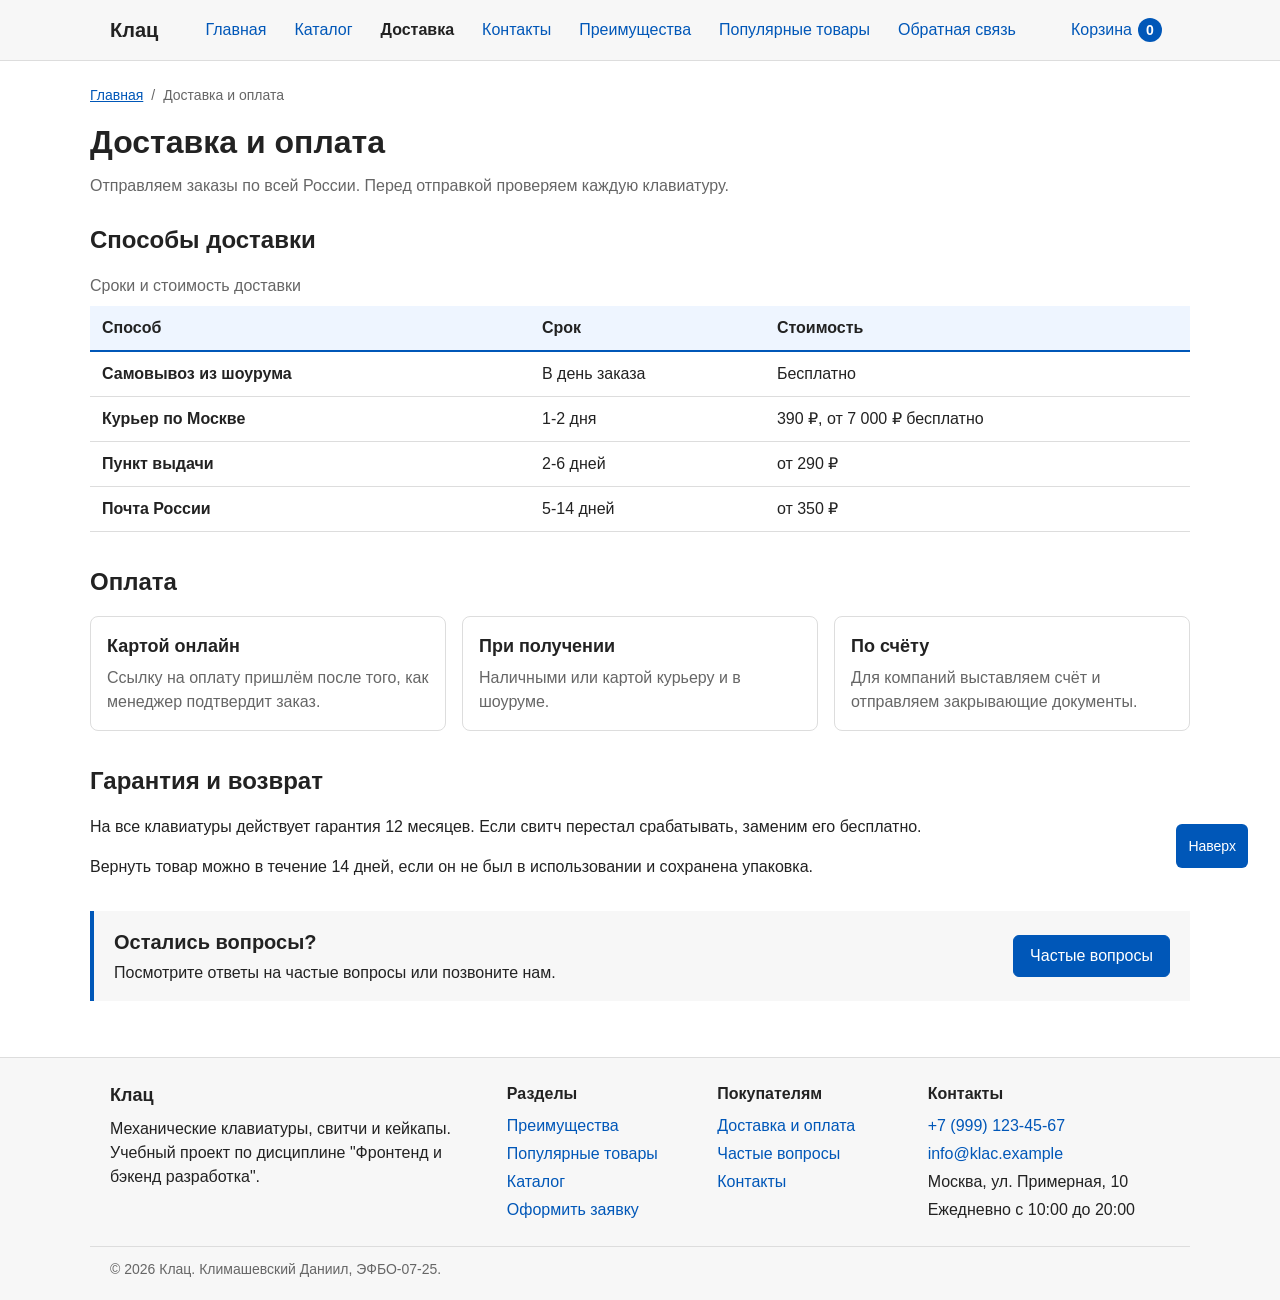
<file: delivery.html>
<!DOCTYPE html>
<html lang="ru">
<head>
    <meta charset="UTF-8">
    <meta name="viewport" content="width=device-width, initial-scale=1.0">
    <meta name="description" content="Способы доставки и оплаты в магазине Клац: сроки, стоимость, гарантия и возврат.">
    <title>Доставка и оплата | Клац</title>
    <meta property="og:type" content="website">
    <meta property="og:title" content="Доставка и оплата | Клац">
    <meta property="og:description" content="Способы доставки и оплаты в магазине Клац: сроки, стоимость, гарантия и возврат.">
    <meta property="og:image" content="https://svpeditor.github.io/kr4-js-shop/images/klac-60.jpg">
    <link rel="stylesheet" href="css/style.css">
    <link rel="stylesheet" href="css/responsive.css">
    <script src="js/data.js" defer></script>
    <script src="js/main.js" defer></script>
    <script src="js/cart.js" defer></script>
</head>
<body>
    <a class="skip-link" href="#main">Перейти к основному содержимому</a>

    <header class="site-header" id="top">
        <div class="site-header__inner">
            <a class="site-header__logo" href="index.html">Клац</a>

            <a class="site-header__cart" href="cart.html">Корзина <span class="site-header__cart-count">0</span></a>

            <button class="site-header__toggle" type="button" aria-expanded="false" aria-controls="site-nav"><span aria-hidden="true">&#9776;</span> Меню</button>

            <nav class="site-nav" id="site-nav" aria-label="Основная навигация">
                <ul class="site-nav__list">
                    <li class="site-nav__item"><a class="site-nav__link" href="index.html">Главная</a></li>
                    <li class="site-nav__item"><a class="site-nav__link" href="catalog.html">Каталог</a></li>
                    <li class="site-nav__item"><a class="site-nav__link site-nav__link--active" href="delivery.html" aria-current="page">Доставка</a></li>
                    <li class="site-nav__item"><a class="site-nav__link" href="contacts.html">Контакты</a></li>
                    <li class="site-nav__item"><a class="site-nav__link" href="index.html#advantages">Преимущества</a></li>
                    <li class="site-nav__item"><a class="site-nav__link" href="index.html#popular">Популярные товары</a></li>
                    <li class="site-nav__item"><a class="site-nav__link" href="index.html#contacts">Обратная связь</a></li>
                </ul>
            </nav>
        </div>
    </header>

    <main id="main" class="main" tabindex="-1">
        <div class="page-header">
            <nav class="breadcrumbs" aria-label="Хлебные крошки">
                <ol class="breadcrumbs__list">
                    <li class="breadcrumbs__item"><a class="breadcrumbs__link" href="index.html">Главная</a></li>
                    <li class="breadcrumbs__item"><span class="breadcrumbs__current" aria-current="page">Доставка и оплата</span></li>
                </ol>
            </nav>
            <h1 class="page-header__title">Доставка и оплата</h1>
            <p class="page-header__text">Отправляем заказы по всей России. Перед отправкой проверяем каждую клавиатуру.</p>
        </div>

        <section class="section" id="delivery">
            <div class="section__header">
                <h2 class="section__title">Способы доставки</h2>
            </div>
            <div class="table-wrapper" tabindex="0" role="region" aria-labelledby="delivery-table-caption">
                <table class="info-table info-table--wide">
                    <caption class="info-table__caption" id="delivery-table-caption">Сроки и стоимость доставки</caption>
                    <thead>
                        <tr>
                            <th class="info-table__head" scope="col">Способ</th>
                            <th class="info-table__head" scope="col">Срок</th>
                            <th class="info-table__head" scope="col">Стоимость</th>
                        </tr>
                    </thead>
                    <tbody>
                        <tr class="info-table__row"><th class="info-table__name" scope="row">Самовывоз из шоурума</th><td class="info-table__cell">В день заказа</td><td class="info-table__cell">Бесплатно</td></tr>
                        <tr class="info-table__row"><th class="info-table__name" scope="row">Курьер по Москве</th><td class="info-table__cell">1-2 дня</td><td class="info-table__cell">390 ₽, от 7 000 ₽ бесплатно</td></tr>
                        <tr class="info-table__row"><th class="info-table__name" scope="row">Пункт выдачи</th><td class="info-table__cell">2-6 дней</td><td class="info-table__cell">от 290 ₽</td></tr>
                        <tr class="info-table__row"><th class="info-table__name" scope="row">Почта России</th><td class="info-table__cell">5-14 дней</td><td class="info-table__cell">от 350 ₽</td></tr>
                    </tbody>
                </table>
            </div>
        </section>

        <section class="section" id="payment">
            <div class="section__header">
                <h2 class="section__title">Оплата</h2>
            </div>
            <ul class="payment">
                <li class="payment__item">
                    <h3 class="payment__title">Картой онлайн</h3>
                    <p class="payment__text">Ссылку на оплату пришлём после того, как менеджер подтвердит заказ.</p>
                </li>
                <li class="payment__item">
                    <h3 class="payment__title">При получении</h3>
                    <p class="payment__text">Наличными или картой курьеру и в шоуруме.</p>
                </li>
                <li class="payment__item">
                    <h3 class="payment__title">По счёту</h3>
                    <p class="payment__text">Для компаний выставляем счёт и отправляем закрывающие документы.</p>
                </li>
            </ul>
        </section>

        <section class="section" id="warranty">
            <div class="section__header">
                <h2 class="section__title">Гарантия и возврат</h2>
            </div>
            <p>На все клавиатуры действует гарантия 12 месяцев. Если свитч перестал срабатывать, заменим его бесплатно.</p>
            <p>Вернуть товар можно в течение 14 дней, если он не был в использовании и сохранена упаковка.</p>
        </section>

        <aside class="promo">
            <div class="promo__content">
                <h2 class="promo__title">Остались вопросы?</h2>
                <p class="promo__text">Посмотрите ответы на частые вопросы или позвоните нам.</p>
            </div>
            <a class="button button--primary promo__button" href="contacts.html#faq">Частые вопросы</a>
        </aside>
    </main>

    <footer class="site-footer" id="contacts">
        <div class="site-footer__inner">
            <div class="site-footer__column">
                <a class="site-footer__logo" href="index.html">Клац</a>
                <p class="site-footer__text">Механические клавиатуры, свитчи и кейкапы. Учебный проект по дисциплине "Фронтенд и бэкенд разработка".</p>
            </div>

            <nav class="site-footer__column" aria-label="Разделы сайта">
                <h2 class="site-footer__title">Разделы</h2>
                <ul class="site-footer__list">
                    <li><a class="site-footer__link" href="index.html#advantages">Преимущества</a></li>
                    <li><a class="site-footer__link" href="index.html#popular">Популярные товары</a></li>
                    <li><a class="site-footer__link" href="catalog.html">Каталог</a></li>
                    <li><a class="site-footer__link" href="order.html">Оформить заявку</a></li>
                </ul>
            </nav>

            <nav class="site-footer__column" aria-label="Покупателям">
                <h2 class="site-footer__title">Покупателям</h2>
                <ul class="site-footer__list">
                    <li><a class="site-footer__link" href="delivery.html">Доставка и оплата</a></li>
                    <li><a class="site-footer__link" href="contacts.html#faq">Частые вопросы</a></li>
                    <li><a class="site-footer__link" href="contacts.html">Контакты</a></li>
                </ul>
            </nav>

            <div class="site-footer__column">
                <h2 class="site-footer__title">Контакты</h2>
                <ul class="site-footer__list">
                    <li><a class="site-footer__link" href="tel:+79991234567">+7 (999) 123-45-67</a></li>
                    <li><a class="site-footer__link" href="mailto:info@klac.example">info@klac.example</a></li>
                    <li>Москва, ул. Примерная, 10</li>
                    <li>Ежедневно с 10:00 до 20:00</li>
                </ul>
            </div>
        </div>

        <p class="site-footer__copy">&copy; 2026 Клац. Климашевский Даниил, ЭФБО-07-25.</p>
    </footer>

    <a class="to-top" href="#top">Наверх</a>
</body>
</html>
</file>
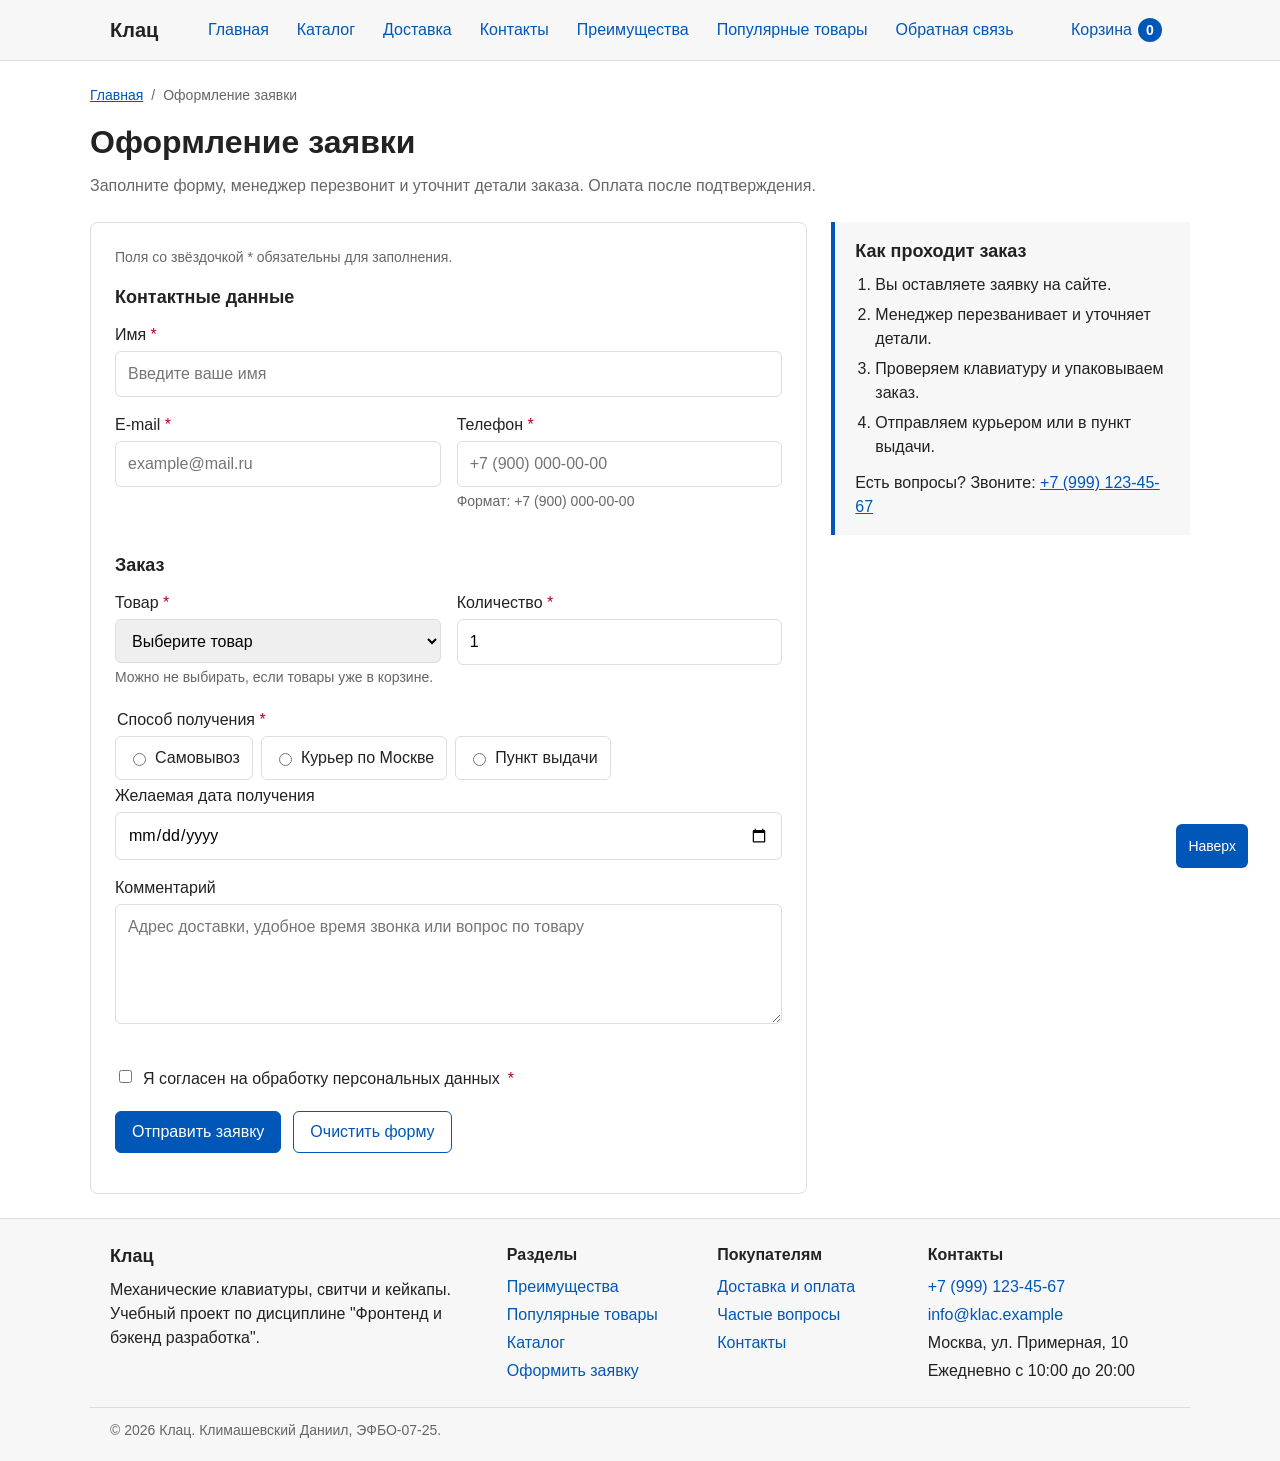
<file: order.html>
<!DOCTYPE html>
<html lang="ru">
<head>
    <meta charset="UTF-8">
    <meta name="viewport" content="width=device-width, initial-scale=1.0">
    <meta name="description" content="Оформление заявки на покупку клавиатуры, свитчей или кейкапов в магазине Клац.">
    <title>Оформление заявки | Клац</title>
    <meta property="og:type" content="website">
    <meta property="og:title" content="Оформление заявки | Клац">
    <meta property="og:description" content="Оформление заявки на покупку клавиатуры, свитчей или кейкапов в магазине Клац.">
    <meta property="og:image" content="https://svpeditor.github.io/kr4-js-shop/images/klac-60.jpg">
    <link rel="stylesheet" href="css/style.css">
    <link rel="stylesheet" href="css/responsive.css">
    <script src="js/data.js" defer></script>
    <script src="js/main.js" defer></script>
    <script src="js/cart.js" defer></script>
    <script src="js/validation.js" defer></script>
</head>
<body>
    <a class="skip-link" href="#main">Перейти к основному содержимому</a>

    <header class="site-header" id="top">
        <div class="site-header__inner">
            <a class="site-header__logo" href="index.html">Клац</a>

            <a class="site-header__cart" href="cart.html">Корзина <span class="site-header__cart-count">0</span></a>

            <button class="site-header__toggle" type="button" aria-expanded="false" aria-controls="site-nav"><span aria-hidden="true">&#9776;</span> Меню</button>

            <nav class="site-nav" id="site-nav" aria-label="Основная навигация">
                <ul class="site-nav__list">
                    <li class="site-nav__item"><a class="site-nav__link" href="index.html">Главная</a></li>
                    <li class="site-nav__item"><a class="site-nav__link" href="catalog.html">Каталог</a></li>
                    <li class="site-nav__item"><a class="site-nav__link" href="delivery.html">Доставка</a></li>
                    <li class="site-nav__item"><a class="site-nav__link" href="contacts.html">Контакты</a></li>
                    <li class="site-nav__item"><a class="site-nav__link" href="index.html#advantages">Преимущества</a></li>
                    <li class="site-nav__item"><a class="site-nav__link" href="index.html#popular">Популярные товары</a></li>
                    <li class="site-nav__item"><a class="site-nav__link" href="index.html#contacts">Обратная связь</a></li>
                </ul>
            </nav>
        </div>
    </header>

    <main id="main" class="main" tabindex="-1">
        <div class="page-header">
            <nav class="breadcrumbs" aria-label="Хлебные крошки">
                <ol class="breadcrumbs__list">
                    <li class="breadcrumbs__item"><a class="breadcrumbs__link" href="index.html">Главная</a></li>
                    <li class="breadcrumbs__item"><span class="breadcrumbs__current" aria-current="page">Оформление заявки</span></li>
                </ol>
            </nav>
            <h1 class="page-header__title">Оформление заявки</h1>
            <p class="page-header__text">Заполните форму, менеджер перезвонит и уточнит детали заказа. Оплата после подтверждения.</p>
        </div>

        <div class="order">
            <div class="order__main">
                <form class="order-form order__form" id="order-form" action="#" method="post" novalidate>
                    <p class="order-form__note">Поля со звёздочкой * обязательны для заполнения.</p>

                    <fieldset class="order-form__group">
                        <legend class="order-form__legend">Контактные данные</legend>

                        <div class="order-form__field">
                            <label class="order-form__label" for="order-name">Имя <span class="order-form__required" aria-hidden="true">*</span></label>
                            <input
                                class="order-form__input"
                                id="order-name"
                                name="name"
                                type="text"
                                placeholder="Введите ваше имя"
                                minlength="2"
                                autocomplete="name"
                                required
                            >
                            <p class="form-error" id="order-name-error"></p>
                        </div>

                        <div class="order-form__row">
                            <div class="order-form__field">
                                <label class="order-form__label" for="order-email">E-mail <span class="order-form__required" aria-hidden="true">*</span></label>
                                <input
                                    class="order-form__input"
                                    id="order-email"
                                    name="email"
                                    type="email"
                                    placeholder="example@mail.ru"
                                    autocomplete="email"
                                    required
                                >
                                <p class="form-error" id="order-email-error"></p>
                            </div>

                            <div class="order-form__field">
                                <label class="order-form__label" for="order-phone">Телефон <span class="order-form__required" aria-hidden="true">*</span></label>
                                <input
                                    class="order-form__input"
                                    id="order-phone"
                                    name="phone"
                                    type="tel"
                                    inputmode="tel"
                                    placeholder="+7 (900) 000-00-00"
                                    pattern="^\+7 \(\d{3}\) \d{3}-\d{2}-\d{2}$"
                                    autocomplete="tel"
                                    aria-describedby="order-phone-hint"
                                    required
                                >
                                <small class="order-form__hint" id="order-phone-hint">Формат: +7 (900) 000-00-00</small>
                                <p class="form-error" id="order-phone-error"></p>
                            </div>
                        </div>
                    </fieldset>

                    <fieldset class="order-form__group">
                        <legend class="order-form__legend">Заказ</legend>

                        <!-- Товары из корзины, список заполняет js/cart.js. Если корзина пустая, блок скрыт. -->
                        <div class="order-cart" hidden>
                            <p class="order-cart__title">Товары из корзины</p>
                            <ul class="order-cart__list"></ul>
                            <p class="order-cart__total"></p>
                        </div>

                        <div class="order-form__row">
                            <div class="order-form__field">
                                <label class="order-form__label" for="order-product">Товар <span class="order-form__required" aria-hidden="true">*</span></label>
                                <select class="order-form__select" id="order-product" name="product" required>
                                    <option value="">Выберите товар</option>
                                    <optgroup label="Клавиатуры">
                                        <option value="klac-60">Клац 60, 5 490 ₽</option>
                                        <option value="klac-65-wood">Клац 65 Wood, 12 990 ₽</option>
                                        <option value="klac-tkl-graphite">Клац TKL Graphite, 7 990 ₽</option>
                                        <option value="klac-tkl-retro">Клац TKL Retro, 8 490 ₽</option>
                                    </optgroup>
                                    <optgroup label="Свитчи и кейкапы">
                                        <option value="switches-mx-green">Свитчи Cherry MX Green, 1 190 ₽</option>
                                        <option value="switch-tester">Тестер свитчей, 790 ₽</option>
                                        <option value="keycaps-orange">Кейкапы Orange, 2 970 ₽</option>
                                        <option value="keycaps-camp">Кейкапы Кемпинг, 4 490 ₽</option>
                                    </optgroup>
                                    <optgroup label="Аксессуары">
                                        <option value="keycap-puller">Съёмник кейкапов, 390 ₽</option>
                                        <option value="cable-coiled" disabled>Витой кабель USB-C, нет в наличии</option>
                                    </optgroup>
                                    <option value="consultation">Нужна консультация</option>
                                </select>
                                <small class="order-form__hint">Можно не выбирать, если товары уже в корзине.</small>
                                <p class="form-error" id="order-product-error"></p>
                            </div>

                            <div class="order-form__field">
                                <label class="order-form__label" for="order-quantity">Количество <span class="order-form__required" aria-hidden="true">*</span></label>
                                <input
                                    class="order-form__input"
                                    id="order-quantity"
                                    name="quantity"
                                    type="number"
                                    min="1"
                                    max="10"
                                    value="1"
                                    required
                                >
                                <p class="form-error" id="order-quantity-error"></p>
                            </div>
                        </div>

                        <fieldset class="order-form__options">
                            <legend class="order-form__label">Способ получения <span class="order-form__required" aria-hidden="true">*</span></legend>
                            <label class="order-form__option"><input type="radio" name="delivery" value="pickup" required> Самовывоз</label>
                            <label class="order-form__option"><input type="radio" name="delivery" value="courier"> Курьер по Москве</label>
                            <label class="order-form__option"><input type="radio" name="delivery" value="point"> Пункт выдачи</label>
                        </fieldset>
                        <p class="form-error" id="order-delivery-error"></p>

                        <div class="order-form__field">
                            <label class="order-form__label" for="order-date">Желаемая дата получения</label>
                            <input
                                class="order-form__input"
                                id="order-date"
                                name="date"
                                type="date"
                            >
                        </div>

                        <div class="order-form__field">
                            <label class="order-form__label" for="order-comment">Комментарий</label>
                            <textarea
                                class="order-form__textarea"
                                id="order-comment"
                                name="comment"
                                rows="4"
                                placeholder="Адрес доставки, удобное время звонка или вопрос по товару"
                            ></textarea>
                        </div>
                    </fieldset>

                    <div class="order-form__field">
                        <label class="order-form__checkbox">
                            <input
                                id="order-agreement"
                                name="agreement"
                                type="checkbox"
                                required
                            >
                            Я согласен на обработку персональных данных <span class="order-form__required" aria-hidden="true">*</span>
                        </label>
                        <p class="form-error" id="order-agreement-error"></p>
                    </div>

                    <div class="order-form__actions">
                        <button class="button button--primary" type="submit">Отправить заявку</button>
                        <button class="button button--secondary" type="reset">Очистить форму</button>
                    </div>

                    <p class="form-message" aria-live="polite"></p>
                </form>
            </div>

            <aside class="order__aside info-box">
                <h2 class="info-box__title">Как проходит заказ</h2>
                <ol class="steps">
                    <li class="steps__item">Вы оставляете заявку на сайте.</li>
                    <li class="steps__item">Менеджер перезванивает и уточняет детали.</li>
                    <li class="steps__item">Проверяем клавиатуру и упаковываем заказ.</li>
                    <li class="steps__item">Отправляем курьером или в пункт выдачи.</li>
                </ol>
                <p class="info-box__text">Есть вопросы? Звоните: <a href="tel:+79991234567">+7 (999) 123-45-67</a></p>
            </aside>
        </div>
    </main>

    <footer class="site-footer" id="contacts">
        <div class="site-footer__inner">
            <div class="site-footer__column">
                <a class="site-footer__logo" href="index.html">Клац</a>
                <p class="site-footer__text">Механические клавиатуры, свитчи и кейкапы. Учебный проект по дисциплине "Фронтенд и бэкенд разработка".</p>
            </div>

            <nav class="site-footer__column" aria-label="Разделы сайта">
                <h2 class="site-footer__title">Разделы</h2>
                <ul class="site-footer__list">
                    <li><a class="site-footer__link" href="index.html#advantages">Преимущества</a></li>
                    <li><a class="site-footer__link" href="index.html#popular">Популярные товары</a></li>
                    <li><a class="site-footer__link" href="catalog.html">Каталог</a></li>
                    <li><a class="site-footer__link" href="order.html">Оформить заявку</a></li>
                </ul>
            </nav>

            <nav class="site-footer__column" aria-label="Покупателям">
                <h2 class="site-footer__title">Покупателям</h2>
                <ul class="site-footer__list">
                    <li><a class="site-footer__link" href="delivery.html">Доставка и оплата</a></li>
                    <li><a class="site-footer__link" href="contacts.html#faq">Частые вопросы</a></li>
                    <li><a class="site-footer__link" href="contacts.html">Контакты</a></li>
                </ul>
            </nav>

            <div class="site-footer__column">
                <h2 class="site-footer__title">Контакты</h2>
                <ul class="site-footer__list">
                    <li><a class="site-footer__link" href="tel:+79991234567">+7 (999) 123-45-67</a></li>
                    <li><a class="site-footer__link" href="mailto:info@klac.example">info@klac.example</a></li>
                    <li>Москва, ул. Примерная, 10</li>
                    <li>Ежедневно с 10:00 до 20:00</li>
                </ul>
            </div>
        </div>

        <p class="site-footer__copy">&copy; 2026 Клац. Климашевский Даниил, ЭФБО-07-25.</p>
    </footer>

    <a class="to-top" href="#top">Наверх</a>
</body>
</html>
</file>
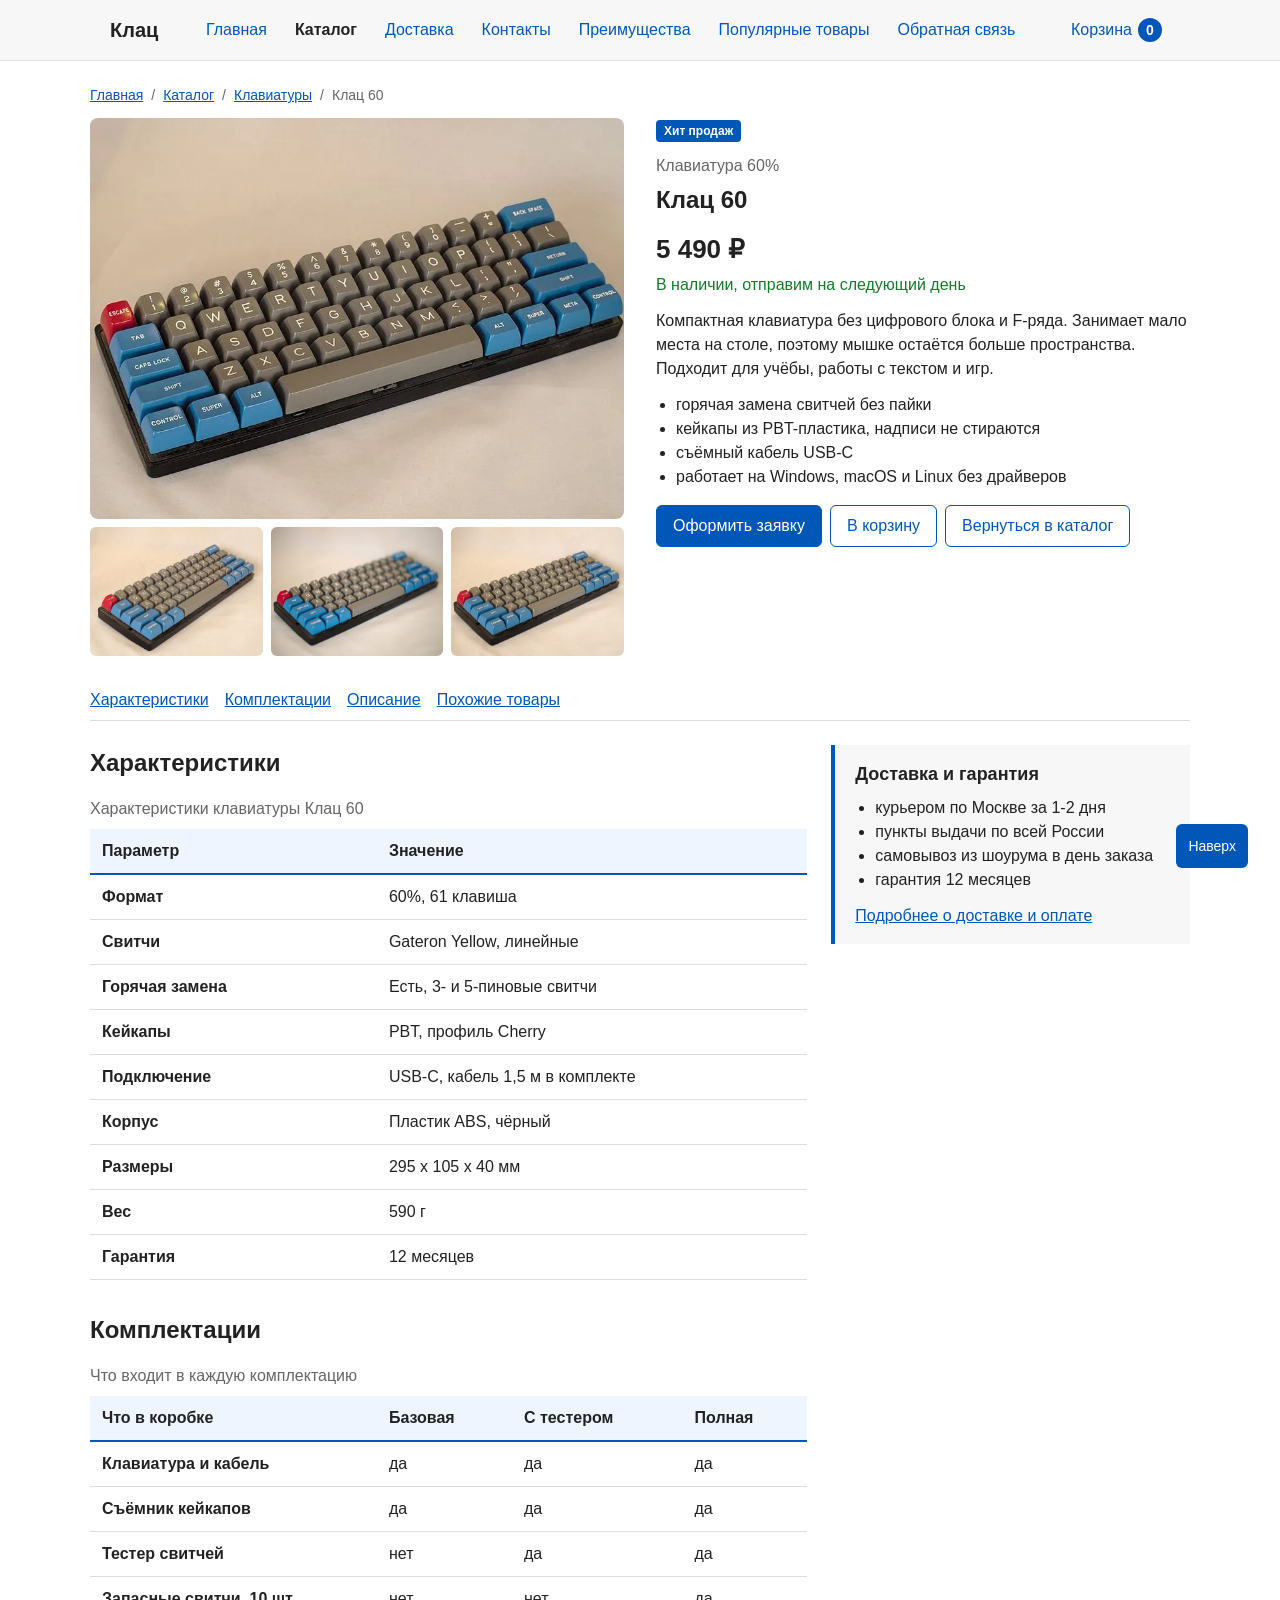
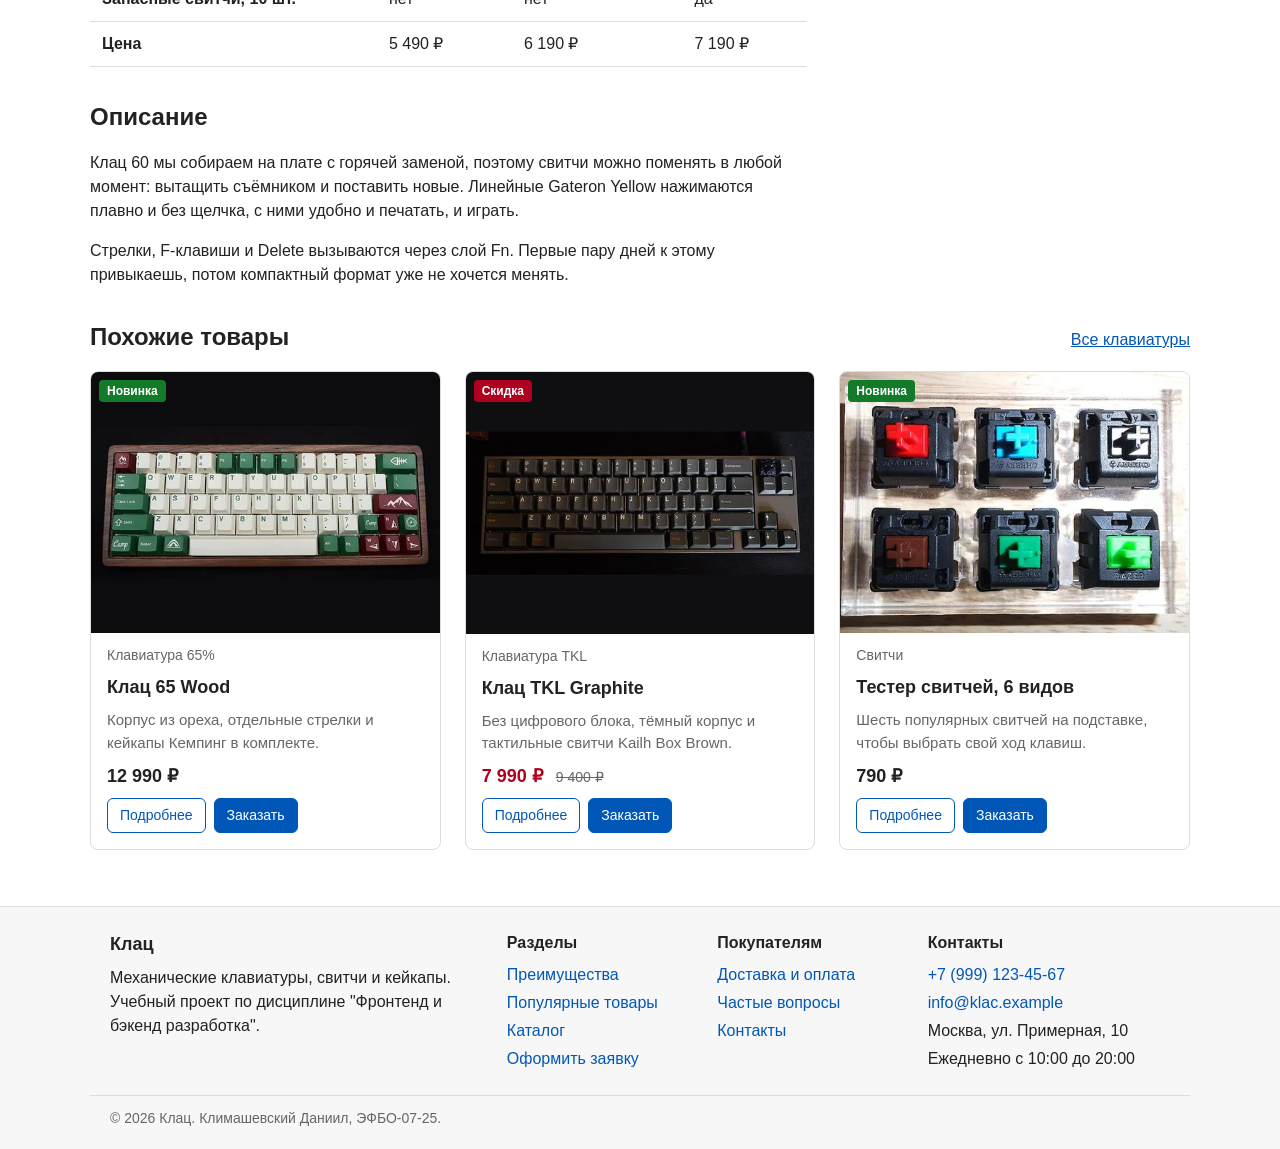
<file: product.html>
<!DOCTYPE html>
<html lang="ru">
<head>
    <meta charset="UTF-8">
    <meta name="viewport" content="width=device-width, initial-scale=1.0">
    <meta name="description" content="Клавиатура Клац 60: компактная механическая клавиатура 60% с горячей заменой свитчей. Характеристики и цены.">
    <title>Клац 60 | Клац</title>
    <meta property="og:type" content="website">
    <meta property="og:title" content="Клац 60 | Клац">
    <meta property="og:description" content="Клавиатура Клац 60: компактная механическая клавиатура 60% с горячей заменой свитчей. Характеристики и цены.">
    <meta property="og:image" content="https://svpeditor.github.io/kr4-js-shop/images/klac-60.jpg">
    <link rel="stylesheet" href="css/style.css">
    <link rel="stylesheet" href="css/responsive.css">
    <script src="js/data.js" defer></script>
    <script src="js/main.js" defer></script>
    <script src="js/cart.js" defer></script>
</head>
<body>
    <a class="skip-link" href="#main">Перейти к основному содержимому</a>

    <header class="site-header" id="top">
        <div class="site-header__inner">
            <a class="site-header__logo" href="index.html">Клац</a>

            <a class="site-header__cart" href="cart.html">Корзина <span class="site-header__cart-count">0</span></a>

            <button class="site-header__toggle" type="button" aria-expanded="false" aria-controls="site-nav"><span aria-hidden="true">&#9776;</span> Меню</button>

            <nav class="site-nav" id="site-nav" aria-label="Основная навигация">
                <ul class="site-nav__list">
                    <li class="site-nav__item"><a class="site-nav__link" href="index.html">Главная</a></li>
                    <li class="site-nav__item"><a class="site-nav__link site-nav__link--active" href="catalog.html">Каталог</a></li>
                    <li class="site-nav__item"><a class="site-nav__link" href="delivery.html">Доставка</a></li>
                    <li class="site-nav__item"><a class="site-nav__link" href="contacts.html">Контакты</a></li>
                    <li class="site-nav__item"><a class="site-nav__link" href="index.html#advantages">Преимущества</a></li>
                    <li class="site-nav__item"><a class="site-nav__link" href="index.html#popular">Популярные товары</a></li>
                    <li class="site-nav__item"><a class="site-nav__link" href="index.html#contacts">Обратная связь</a></li>
                </ul>
            </nav>
        </div>
    </header>

    <main id="main" class="main" tabindex="-1">
        <nav class="breadcrumbs" aria-label="Хлебные крошки">
            <ol class="breadcrumbs__list">
                <li class="breadcrumbs__item"><a class="breadcrumbs__link" href="index.html">Главная</a></li>
                <li class="breadcrumbs__item"><a class="breadcrumbs__link" href="catalog.html">Каталог</a></li>
                <li class="breadcrumbs__item"><a class="breadcrumbs__link" href="catalog.html?category=keyboards">Клавиатуры</a></li>
                <li class="breadcrumbs__item"><span class="breadcrumbs__current" aria-current="page">Клац 60</span></li>
            </ol>
        </nav>

        <section class="product">
            <div class="product__gallery">
                <picture class="product__picture">
                    <source type="image/webp" srcset="images/klac-60-480.webp 480w, images/klac-60.webp 800w" sizes="(min-width: 1148px) 534px, (min-width: 768px) 46vw, 100vw">
                    <img class="product__image" src="images/klac-60.jpg" srcset="images/klac-60-480.jpg 480w, images/klac-60.jpg 800w" sizes="(min-width: 1148px) 534px, (min-width: 768px) 46vw, 100vw" width="800" height="600" alt="Клавиатура Клац 60 с серыми и синими кейкапами, вид спереди">
                </picture>
                <ul class="product__thumbs">
                    <li><img class="product__thumb" src="images/klac-60-2.jpg" srcset="images/klac-60-2-480.jpg 480w, images/klac-60-2.jpg 800w" sizes="(min-width: 1148px) 170px, (min-width: 768px) 15vw, 30vw" width="800" height="600" alt="Клац 60, вид слева" loading="lazy"></li>
                    <li><img class="product__thumb" src="images/klac-60-3.jpg" srcset="images/klac-60-3-480.jpg 480w, images/klac-60-3.jpg 800w" sizes="(min-width: 1148px) 170px, (min-width: 768px) 15vw, 30vw" width="800" height="600" alt="Клац 60, вид сбоку" loading="lazy"></li>
                    <li><img class="product__thumb" src="images/klac-60-4.jpg" srcset="images/klac-60-4-480.jpg 480w, images/klac-60-4.jpg 800w" sizes="(min-width: 1148px) 170px, (min-width: 768px) 15vw, 30vw" width="800" height="600" alt="Клац 60, вид сверху" loading="lazy"></li>
                </ul>
            </div>

            <div class="product__info">
                <span class="badge badge--hit">Хит продаж</span>
                <p class="product__category">Клавиатура 60%</p>
                <h1 class="product__title">Клац 60</h1>
                <p class="product__price">5 490 ₽</p>
                <p class="product__stock">В наличии, отправим на следующий день</p>
                <p class="product__text">
                    Компактная клавиатура без цифрового блока и F-ряда. Занимает мало места
                    на столе, поэтому мышке остаётся больше пространства. Подходит для учёбы,
                    работы с текстом и игр.
                </p>
                <ul class="product__features">
                    <li>горячая замена свитчей без пайки</li>
                    <li>кейкапы из PBT-пластика, надписи не стираются</li>
                    <li>съёмный кабель USB-C</li>
                    <li>работает на Windows, macOS и Linux без драйверов</li>
                </ul>
                <div class="product__actions">
                    <a class="button button--primary" href="order.html?product=klac-60">Оформить заявку</a>
                    <button class="button button--secondary" type="button" data-action="add-to-cart" data-product-id="1">В корзину</button>
                    <a class="button button--secondary" href="catalog.html">Вернуться в каталог</a>
                </div>
                <p class="product__message" aria-live="polite"></p>
            </div>
        </section>

        <nav class="product-nav" aria-label="Разделы страницы товара">
            <a class="product-nav__link" href="#specs">Характеристики</a>
            <a class="product-nav__link" href="#bundles">Комплектации</a>
            <a class="product-nav__link" href="#description">Описание</a>
            <a class="product-nav__link" href="#similar">Похожие товары</a>
        </nav>

        <div class="product-details">
            <div class="product-details__main">
                <section class="section" id="specs">
                    <div class="section__header">
                        <h2 class="section__title">Характеристики</h2>
                    </div>
                    <div class="table-wrapper">
                        <table class="info-table">
                            <caption class="info-table__caption">Характеристики клавиатуры Клац 60</caption>
                            <thead>
                                <tr>
                                    <th class="info-table__head" scope="col">Параметр</th>
                                    <th class="info-table__head" scope="col">Значение</th>
                                </tr>
                            </thead>
                            <tbody>
                                <tr class="info-table__row"><th class="info-table__name" scope="row">Формат</th><td class="info-table__cell">60%, 61 клавиша</td></tr>
                                <tr class="info-table__row"><th class="info-table__name" scope="row">Свитчи</th><td class="info-table__cell">Gateron Yellow, линейные</td></tr>
                                <tr class="info-table__row"><th class="info-table__name" scope="row">Горячая замена</th><td class="info-table__cell">Есть, 3- и 5-пиновые свитчи</td></tr>
                                <tr class="info-table__row"><th class="info-table__name" scope="row">Кейкапы</th><td class="info-table__cell">PBT, профиль Cherry</td></tr>
                                <tr class="info-table__row"><th class="info-table__name" scope="row">Подключение</th><td class="info-table__cell">USB-C, кабель 1,5 м в комплекте</td></tr>
                                <tr class="info-table__row"><th class="info-table__name" scope="row">Корпус</th><td class="info-table__cell">Пластик ABS, чёрный</td></tr>
                                <tr class="info-table__row"><th class="info-table__name" scope="row">Размеры</th><td class="info-table__cell">295 x 105 x 40 мм</td></tr>
                                <tr class="info-table__row"><th class="info-table__name" scope="row">Вес</th><td class="info-table__cell">590 г</td></tr>
                                <tr class="info-table__row"><th class="info-table__name" scope="row">Гарантия</th><td class="info-table__cell">12 месяцев</td></tr>
                            </tbody>
                        </table>
                    </div>
                </section>

                <section class="section" id="bundles">
                    <div class="section__header">
                        <h2 class="section__title">Комплектации</h2>
                    </div>
                    <div class="table-wrapper">
                        <table class="info-table info-table--cards">
                            <caption class="info-table__caption">Что входит в каждую комплектацию</caption>
                            <thead>
                                <tr>
                                    <th class="info-table__head" scope="col">Что в коробке</th>
                                    <th class="info-table__head" scope="col">Базовая</th>
                                    <th class="info-table__head" scope="col">С тестером</th>
                                    <th class="info-table__head" scope="col">Полная</th>
                                </tr>
                            </thead>
                            <tbody>
                                <tr class="info-table__row"><th class="info-table__name" scope="row">Клавиатура и кабель</th><td class="info-table__cell" data-label="Базовая">да</td><td class="info-table__cell" data-label="С тестером">да</td><td class="info-table__cell" data-label="Полная">да</td></tr>
                                <tr class="info-table__row"><th class="info-table__name" scope="row">Съёмник кейкапов</th><td class="info-table__cell" data-label="Базовая">да</td><td class="info-table__cell" data-label="С тестером">да</td><td class="info-table__cell" data-label="Полная">да</td></tr>
                                <tr class="info-table__row"><th class="info-table__name" scope="row">Тестер свитчей</th><td class="info-table__cell" data-label="Базовая">нет</td><td class="info-table__cell" data-label="С тестером">да</td><td class="info-table__cell" data-label="Полная">да</td></tr>
                                <tr class="info-table__row"><th class="info-table__name" scope="row">Запасные свитчи, 10 шт.</th><td class="info-table__cell" data-label="Базовая">нет</td><td class="info-table__cell" data-label="С тестером">нет</td><td class="info-table__cell" data-label="Полная">да</td></tr>
                                <tr class="info-table__row"><th class="info-table__name" scope="row">Цена</th><td class="info-table__cell" data-label="Базовая">5 490 ₽</td><td class="info-table__cell" data-label="С тестером">6 190 ₽</td><td class="info-table__cell" data-label="Полная">7 190 ₽</td></tr>
                            </tbody>
                        </table>
                    </div>
                </section>

                <section class="section" id="description">
                    <div class="section__header">
                        <h2 class="section__title">Описание</h2>
                    </div>
                    <p>
                        Клац 60 мы собираем на плате с горячей заменой, поэтому свитчи можно
                        поменять в любой момент: вытащить съёмником и поставить новые. Линейные
                        Gateron Yellow нажимаются плавно и без щелчка, с ними удобно и печатать, и играть.
                    </p>
                    <p>
                        Стрелки, F-клавиши и Delete вызываются через слой Fn. Первые пару дней
                        к этому привыкаешь, потом компактный формат уже не хочется менять.
                    </p>
                </section>
            </div>

            <aside class="product-details__aside info-box">
                <h2 class="info-box__title">Доставка и гарантия</h2>
                <ul class="info-box__list">
                    <li>курьером по Москве за 1-2 дня</li>
                    <li>пункты выдачи по всей России</li>
                    <li>самовывоз из шоурума в день заказа</li>
                    <li>гарантия 12 месяцев</li>
                </ul>
                <p class="info-box__text"><a href="delivery.html">Подробнее о доставке и оплате</a></p>
            </aside>
        </div>

        <section class="section" id="similar">
            <div class="section__header">
                <h2 class="section__title">Похожие товары</h2>
                <a class="section__link" href="catalog.html?category=keyboards">Все клавиатуры</a>
            </div>
            <div class="products-grid">
                <article class="product-card">
                    <span class="badge badge--new product-card__badge">Новинка</span>
                    <picture class="product-card__picture">
                        <source type="image/webp" srcset="images/klac-65-wood-480.webp 480w, images/klac-65-wood.webp 800w" sizes="(min-width: 1024px) 260px, (min-width: 600px) 50vw, 100vw">
                        <img class="product-card__image" src="images/klac-65-wood.jpg" srcset="images/klac-65-wood-480.jpg 480w, images/klac-65-wood.jpg 800w" sizes="(min-width: 1024px) 260px, (min-width: 600px) 50vw, 100vw" width="800" height="600" alt="Клавиатура Клац 65 Wood в деревянном корпусе" loading="lazy">
                    </picture>
                    <div class="product-card__body">
                        <p class="product-card__category">Клавиатура 65%</p>
                        <h3 class="product-card__title"><a class="product-card__link" href="product.html">Клац 65 Wood</a></h3>
                        <p class="product-card__description">Корпус из ореха, отдельные стрелки и кейкапы Кемпинг в комплекте.</p>
                        <p class="product-card__price">12 990 ₽</p>
                        <div class="product-card__actions">
                            <a class="button button--secondary button--small" href="product.html">Подробнее</a>
                            <a class="button button--primary button--small" href="order.html?product=klac-65-wood">Заказать</a>
                        </div>
                    </div>
                </article>

                <article class="product-card product-card--discount">
                    <span class="badge badge--sale product-card__badge">Скидка</span>
                    <picture class="product-card__picture">
                        <source type="image/webp" srcset="images/klac-tkl-graphite-480.webp 480w, images/klac-tkl-graphite.webp 800w" sizes="(min-width: 1024px) 260px, (min-width: 600px) 50vw, 100vw">
                        <img class="product-card__image" src="images/klac-tkl-graphite.jpg" srcset="images/klac-tkl-graphite-480.jpg 480w, images/klac-tkl-graphite.jpg 800w" sizes="(min-width: 1024px) 260px, (min-width: 600px) 50vw, 100vw" width="800" height="600" alt="Тёмная клавиатура Клац TKL Graphite без цифрового блока" loading="lazy">
                    </picture>
                    <div class="product-card__body">
                        <p class="product-card__category">Клавиатура TKL</p>
                        <h3 class="product-card__title"><a class="product-card__link" href="product.html">Клац TKL Graphite</a></h3>
                        <p class="product-card__description">Без цифрового блока, тёмный корпус и тактильные свитчи Kailh Box Brown.</p>
                        <p class="product-card__price">7 990 ₽ <s class="product-card__old-price">9 400 ₽</s></p>
                        <div class="product-card__actions">
                            <a class="button button--secondary button--small" href="product.html">Подробнее</a>
                            <a class="button button--primary button--small" href="order.html?product=klac-tkl-graphite">Заказать</a>
                        </div>
                    </div>
                </article>

                <article class="product-card">
                    <span class="badge badge--new product-card__badge">Новинка</span>
                    <picture class="product-card__picture">
                        <source type="image/webp" srcset="images/switch-tester-480.webp 480w, images/switch-tester.webp 800w" sizes="(min-width: 1024px) 260px, (min-width: 600px) 50vw, 100vw">
                        <img class="product-card__image" src="images/switch-tester.jpg" srcset="images/switch-tester-480.jpg 480w, images/switch-tester.jpg 800w" sizes="(min-width: 1024px) 260px, (min-width: 600px) 50vw, 100vw" width="800" height="600" alt="Тестер с шестью свитчами разных цветов на прозрачной подставке" loading="lazy">
                    </picture>
                    <div class="product-card__body">
                        <p class="product-card__category">Свитчи</p>
                        <h3 class="product-card__title"><a class="product-card__link" href="product.html">Тестер свитчей, 6 видов</a></h3>
                        <p class="product-card__description">Шесть популярных свитчей на подставке, чтобы выбрать свой ход клавиш.</p>
                        <p class="product-card__price">790 ₽</p>
                        <div class="product-card__actions">
                            <a class="button button--secondary button--small" href="product.html">Подробнее</a>
                            <a class="button button--primary button--small" href="order.html?product=switch-tester">Заказать</a>
                        </div>
                    </div>
                </article>
            </div>
        </section>
    </main>

    <footer class="site-footer" id="contacts">
        <div class="site-footer__inner">
            <div class="site-footer__column">
                <a class="site-footer__logo" href="index.html">Клац</a>
                <p class="site-footer__text">Механические клавиатуры, свитчи и кейкапы. Учебный проект по дисциплине "Фронтенд и бэкенд разработка".</p>
            </div>

            <nav class="site-footer__column" aria-label="Разделы сайта">
                <h2 class="site-footer__title">Разделы</h2>
                <ul class="site-footer__list">
                    <li><a class="site-footer__link" href="index.html#advantages">Преимущества</a></li>
                    <li><a class="site-footer__link" href="index.html#popular">Популярные товары</a></li>
                    <li><a class="site-footer__link" href="catalog.html">Каталог</a></li>
                    <li><a class="site-footer__link" href="order.html">Оформить заявку</a></li>
                </ul>
            </nav>

            <nav class="site-footer__column" aria-label="Покупателям">
                <h2 class="site-footer__title">Покупателям</h2>
                <ul class="site-footer__list">
                    <li><a class="site-footer__link" href="delivery.html">Доставка и оплата</a></li>
                    <li><a class="site-footer__link" href="contacts.html#faq">Частые вопросы</a></li>
                    <li><a class="site-footer__link" href="contacts.html">Контакты</a></li>
                </ul>
            </nav>

            <div class="site-footer__column">
                <h2 class="site-footer__title">Контакты</h2>
                <ul class="site-footer__list">
                    <li><a class="site-footer__link" href="tel:+79991234567">+7 (999) 123-45-67</a></li>
                    <li><a class="site-footer__link" href="mailto:info@klac.example">info@klac.example</a></li>
                    <li>Москва, ул. Примерная, 10</li>
                    <li>Ежедневно с 10:00 до 20:00</li>
                </ul>
            </div>
        </div>

        <p class="site-footer__copy">&copy; 2026 Клац. Климашевский Даниил, ЭФБО-07-25.</p>
    </footer>

    <a class="to-top" href="#top">Наверх</a>
</body>
</html>
</file>
<file: css/style.css>
/* ===============================
1. Переменные проекта
=============================== */

:root {
    /* Основные цвета проекта */
    --color-bg: #ffffff;
    --color-text: #222222;
    --color-muted: #666666;
    --color-primary: #0057b8;
    --color-primary-dark: #003f86;
    --color-border: #dddddd;
    --color-surface: #f7f7f7;
    --color-surface-accent: #eef5ff;
    --color-danger: #b00020;
    /* Было #168a2f: белый текст на нём 4.46:1, Lighthouse считал это ошибкой.
       #137a2a даёт 5.46:1 (нужно не меньше 4.5:1). */
    --color-success: #137a2a;
    --color-success-bg: #eefaf0;
    --color-white: #ffffff;

    /* Отступы */
    --space-xs: 4px;
    --space-sm: 8px;
    --space-md: 16px;
    --space-lg: 24px;
    --space-xl: 32px;

    /* Скругления */
    --radius-sm: 6px;
    --radius-md: 8px;
    --radius-lg: 12px;

    /* Размеры */
    --container-width: 1100px;
    --header-height: 64px;
}

/* ===============================
2. Базовые стили
Все стили в этом файле написаны для узкого экрана (Mobile First).
Для планшета и компьютера раскладка расширяется в css/responsive.css.
box-sizing и правило для картинок тоже перенесены в responsive.css.
=============================== */

/*
Плавная прокрутка к якорям. При переходе оставляем место
под закреплённую шапку, иначе заголовок раздела прячется под ней.
*/
html {
    scroll-behavior: smooth;
    scroll-padding-top: calc(var(--header-height) + var(--space-md));
}

body {
    margin: 0;
    font-family: Arial, sans-serif;
    line-height: 1.5;
    color: var(--color-text);
    background-color: var(--color-bg);
}

main {
    padding: var(--space-md);
}

/* ===============================
3. Общие элементы интерфейса
=============================== */

a {
    color: var(--color-primary);
}

a:hover {
    color: var(--color-primary-dark);
}

/*
Видимый фокус при переходе клавишей Tab на всех интерактивных
элементах: ссылки, кнопки, поля, раскрывающиеся вопросы, обёртка таблицы.
Рамка 3px с отступом заметна и на синих кнопках.
*/
:focus-visible {
    outline: 3px solid var(--color-primary);
    outline-offset: 3px;
}

/*
Ссылка пропуска к основному содержимому. Спрятана за верхним краем
экрана и появляется только при фокусе с клавиатуры.
display: none не используем, иначе до неё нельзя дойти клавишей Tab.
*/
.skip-link {
    position: absolute;
    top: -100px;
    left: var(--space-md);
    z-index: 1000;
    padding: var(--space-sm) 12px;
    color: var(--color-white);
    background-color: var(--color-text);
    border-radius: var(--radius-sm);
    text-decoration: none;
}

.skip-link:focus,
.skip-link:focus-visible {
    top: var(--space-md);
    color: var(--color-white);
}

/*
На main переходит фокус после ссылки пропуска (tabindex="-1").
Рамку вокруг всего содержимого страницы не рисуем.
*/
.main:focus,
.main:target {
    outline: none;
}

/*
Подсветка раздела, к которому перешли по якорной ссылке.
*/
:target {
    outline: 2px dashed var(--color-primary);
    outline-offset: 4px;
}

/*
На шапку ведёт кнопка "Наверх". Рамку у неё не показываем,
иначе при прокрутке под шапкой остаётся пунктир.
*/
.site-header:target {
    outline: none;
}

/*
Кнопка - отдельный блок. Цвет задаёт модификатор:
button--primary (основная) или button--secondary (второстепенная).
*/
.button {
    display: inline-block;
    padding: var(--space-sm) var(--space-md);
    font: inherit;
    text-decoration: none;
    border: 1px solid var(--color-primary);
    border-radius: var(--radius-sm);
    cursor: pointer;
}

.button--primary {
    color: var(--color-white);
    background-color: var(--color-primary);
}

/*
Цвет текста указан ещё раз, иначе у ссылки-кнопки срабатывает a:hover
и текст становится того же цвета, что и фон.
*/
.button--primary:hover {
    color: var(--color-white);
    background-color: var(--color-primary-dark);
}

.button--secondary {
    color: var(--color-primary);
    background-color: var(--color-white);
}

.button--secondary:hover {
    color: var(--color-primary-dark);
    background-color: var(--color-surface-accent);
}

.button--small {
    padding: 6px 12px;
    font-size: 14px;
}

.button:disabled,
.button--disabled {
    opacity: 0.6;
    cursor: not-allowed;
}

/*
У отключённой кнопки цвет при наведении не меняется.
*/
.button--primary:disabled:hover {
    background-color: var(--color-primary);
}

/*
Бейдж товара: "Хит", "Новинка", "Скидка".
*/
.badge {
    display: inline-block;
    padding: 2px 8px;
    font-size: 12px;
    font-weight: bold;
    color: var(--color-white);
    background-color: var(--color-primary);
    border-radius: 4px;
}

.badge--new {
    background-color: var(--color-success);
}

.badge--sale {
    background-color: var(--color-danger);
}

/* ===============================
4. Шапка и навигация
=============================== */

/*
Шапка прилипает к верху окна при прокрутке (sticky).
z-index нужен, чтобы карточки не наезжали на неё.
*/
.site-header {
    position: sticky;
    top: 0;
    z-index: 100;
    background-color: var(--color-surface);
    border-bottom: 1px solid var(--color-border);
}

/*
На телефоне в шапке логотип слева и кнопка "Меню" справа.
flex-wrap нужен, чтобы открытое меню переносилось на новую строку под ними.
*/
.site-header__inner {
    display: flex;
    flex-wrap: wrap;
    align-items: center;
    justify-content: space-between;
    gap: var(--space-sm);
    max-width: var(--container-width);
    margin: 0 auto;
    padding: var(--space-sm) var(--space-md);
}

.site-header__logo {
    flex-shrink: 0;
    font-size: 20px;
    font-weight: bold;
    color: var(--color-text);
    text-decoration: none;
}

.site-header__logo:hover {
    color: var(--color-text);
}

/*
Кнопка "Меню" нужна только на узком экране,
с 1024px она скрывается (см. responsive.css).
*/
.site-header__toggle {
    min-height: 44px;
    padding: var(--space-sm) var(--space-md);
    font: inherit;
    color: var(--color-primary);
    background-color: var(--color-white);
    border: 1px solid var(--color-primary);
    border-radius: var(--radius-sm);
    cursor: pointer;
}

.site-header__toggle:hover {
    background-color: var(--color-surface-accent);
}

/*
Меню скрыто, пока не нажата кнопка "Меню".
Класс site-nav--open добавляется в js/main.js.
flex-basis: 100% ставит открытое меню на всю ширину шапки.
*/
.site-nav {
    display: none;
    flex-basis: 100%;
}

.site-nav--open {
    display: block;
}

/*
На телефоне пункты меню идут в колонку.
*/
.site-nav__list {
    display: flex;
    flex-direction: column;
    gap: var(--space-xs);
    margin: 0;
    padding: 0 0 var(--space-sm);
    list-style: none;
}

/*
display: block делает весь пункт кликабельным,
padding увеличивает область нажатия пальцем.
*/
.site-nav__link {
    display: block;
    padding: 12px var(--space-md);
    color: var(--color-primary);
    text-decoration: none;
    border-radius: var(--radius-sm);
}

.site-nav__link:hover {
    color: var(--color-white);
    background-color: var(--color-primary);
}

.site-nav__link--active {
    font-weight: bold;
    color: var(--color-text);
}

/* ===============================
5. Блоки главной страницы
=============================== */

/*
Приветственный блок. На телефоне текст и фото идут друг под другом,
с 900px встают в две колонки (см. responsive.css).
*/
.hero {
    display: grid;
    gap: var(--space-lg);
    align-items: center;
    max-width: var(--container-width);
    margin: 0 auto var(--space-xl);
    padding: var(--space-lg) var(--space-md);
    background-color: var(--color-surface-accent);
    border-radius: var(--radius-lg);
}

/*
clamp() задаёт размер заголовка: не меньше 28px на телефоне,
дальше растёт вместе с шириной экрана, но не больше 40px.
*/
.hero__title {
    margin: 0 0 var(--space-md);
    font-size: clamp(28px, 7vw, 40px);
    line-height: 1.2;
}

.hero__text {
    margin: 0 0 var(--space-md);
}

.hero__actions {
    display: flex;
    flex-wrap: wrap;
    gap: var(--space-sm);
}

.hero__picture {
    display: block;
}

.hero__image {
    display: block;
    width: 100%;
    height: auto;
    border-radius: var(--radius-md);
}

/*
Общий блок для разделов страниц.
*/
.section {
    max-width: var(--container-width);
    margin: 0 auto var(--space-xl);
}

/*
flex-wrap: если заголовок длинный, ссылка "Весь каталог"
переносится под него, а не сжимает заголовок.
*/
.section__header {
    display: flex;
    flex-wrap: wrap;
    align-items: baseline;
    justify-content: space-between;
    gap: var(--space-sm) var(--space-md);
    margin-bottom: var(--space-md);
}

.section__title {
    margin: 0;
}

/*
Преимущества через Grid. На телефоне одна колонка,
на планшете две, на компьютере четыре.
*/
.advantages {
    display: grid;
    grid-template-columns: minmax(0, 1fr);
    gap: var(--space-md);
    margin: 0;
    padding: 0;
    list-style: none;
}

.advantages__item {
    padding: var(--space-md);
    border: 1px solid var(--color-border);
    border-radius: var(--radius-md);
}

.advantages__title {
    margin: 0 0 var(--space-sm);
    font-size: 18px;
}

.advantages__text {
    margin: 0;
    color: var(--color-muted);
}

.reviews {
    display: grid;
    grid-template-columns: minmax(0, 1fr);
    gap: var(--space-md);
    margin: 0;
    padding: 0;
    list-style: none;
}

.review {
    display: flex;
    flex-direction: column;
    gap: 12px;
    height: 100%;
    margin: 0;
    padding: var(--space-md);
    border: 1px solid var(--color-border);
    border-radius: var(--radius-md);
}

.review__text {
    flex-grow: 1;
    margin: 0;
}

.review__author {
    font-weight: bold;
}

.review__product {
    display: block;
    font-size: 14px;
    font-weight: normal;
    color: var(--color-muted);
}

/*
Дополнительный блок с призывом оставить заявку.
На телефоне кнопка стоит под текстом.
*/
.promo {
    display: flex;
    flex-direction: column;
    align-items: flex-start;
    gap: var(--space-md);
    max-width: var(--container-width);
    margin: 0 auto var(--space-xl);
    padding: var(--space-md) 20px;
    background-color: var(--color-surface);
    border-left: 4px solid var(--color-primary);
}

.promo__title {
    margin: 0 0 var(--space-xs);
    font-size: 20px;
}

.promo__text {
    margin: 0;
}

.promo__button {
    flex-shrink: 0;
}

/*
Учебный блок "Проверка JavaScript" внизу главной страницы.
В pre выводится результат функций из js/main.js.
*/
.product-output {
    margin: 0;
    padding: 16px;
    overflow-x: auto;
    color: #f9fafb;
    background-color: #111827;
    border-radius: 8px;
}

/* ===============================
6. Карточки товаров
=============================== */

/*
Сетка карточек через Grid. На телефоне карточки идут
в одну колонку, количество колонок растёт в responsive.css.
minmax(0, 1fr) не даёт длинному тексту растянуть колонку.
*/
.products-grid {
    display: grid;
    grid-template-columns: minmax(0, 1fr);
    gap: var(--space-lg);
}

/*
position: relative нужен, чтобы бейдж ставился
в угол именно этой карточки.
*/
.product-card {
    position: relative;
    display: flex;
    flex-direction: column;
    min-width: 0;
    overflow: hidden;
    background-color: var(--color-bg);
    border: 1px solid var(--color-border);
    border-radius: var(--radius-md);
}

.product-card:hover {
    border-color: var(--color-primary);
}

.product-card__badge {
    position: absolute;
    top: var(--space-sm);
    left: var(--space-sm);
    z-index: 1;
}

/*
picture по умолчанию строчный элемент, делаем его блоком,
чтобы под картинкой не было лишнего отступа.
*/
.product-card__picture {
    display: block;
}

/*
aspect-ratio держит пропорции 4:3, object-fit: cover
заполняет блок без искажения фото.
*/
.product-card__image {
    display: block;
    width: 100%;
    height: auto;
    aspect-ratio: 4 / 3;
    object-fit: cover;
}

.product-card__body {
    display: flex;
    flex-grow: 1;
    flex-direction: column;
    gap: var(--space-sm);
    padding: 12px var(--space-md) var(--space-md);
}

.product-card__category {
    margin: 0;
    font-size: 14px;
    color: var(--color-muted);
}

/*
overflow-wrap: anywhere переносит длинные слова,
чтобы они не ломали карточку на узком экране.
*/
.product-card__title {
    margin: 0;
    font-size: 18px;
    overflow-wrap: anywhere;
}

.product-card__link {
    color: var(--color-text);
    text-decoration: none;
}

.product-card__link:hover {
    color: var(--color-primary);
    text-decoration: underline;
}

.product-card__description {
    flex-grow: 1;
    margin: 0;
    font-size: 15px;
    color: var(--color-muted);
    overflow-wrap: anywhere;
}

.product-card__price {
    margin: 0;
    font-size: 18px;
    font-weight: bold;
}

.product-card__old-price {
    margin-left: var(--space-sm);
    font-size: 14px;
    font-weight: normal;
    color: var(--color-muted);
}

.product-card__actions {
    display: flex;
    flex-wrap: wrap;
    gap: var(--space-sm);
}

/*
Наличие товара в карточке каталога (карточки создаёт js/catalog.js).
*/
.product-card__status {
    margin: 0;
    font-size: 14px;
    color: var(--color-success);
}

.product-card__button {
    align-self: flex-start;
}

/*
Модификаторы карточки: товар со скидкой и товар, которого нет в наличии.
*/
.product-card--discount .product-card__price {
    color: var(--color-danger);
}

.product-card--unavailable .product-card__image {
    opacity: 0.5;
}

.product-card--unavailable .product-card__status {
    color: var(--color-danger);
}

/* ===============================
7. Подвал и кнопка "Наверх"
=============================== */

.site-footer {
    background-color: var(--color-surface);
    border-top: 1px solid var(--color-border);
}

/*
На телефоне колонки подвала идут друг под другом.
*/
.site-footer__inner {
    display: grid;
    grid-template-columns: minmax(0, 1fr);
    gap: var(--space-lg);
    max-width: var(--container-width);
    margin: 0 auto;
    padding: var(--space-lg) var(--space-md);
}

.site-footer__logo {
    font-size: 18px;
    font-weight: bold;
    color: var(--color-text);
    text-decoration: none;
}

.site-footer__logo:hover {
    color: var(--color-text);
}

.site-footer__text {
    margin: var(--space-sm) 0 0;
}

.site-footer__title {
    margin: 0 0 var(--space-sm);
    font-size: 16px;
}

.site-footer__list {
    display: flex;
    flex-direction: column;
    gap: var(--space-xs);
    margin: 0;
    padding: 0;
    list-style: none;
}

.site-footer__link {
    text-decoration: none;
}

.site-footer__link:hover {
    text-decoration: underline;
}

/*
Нижний отступ больше, чтобы кнопка "Наверх"
не закрывала последнюю строку подвала.
*/
.site-footer__copy {
    max-width: var(--container-width);
    margin: 0 auto;
    padding: 12px var(--space-md) 72px;
    font-size: 14px;
    color: var(--color-muted);
    border-top: 1px solid var(--color-border);
}

/*
Кнопка "Наверх" закреплена в правом нижнем углу окна.
На телефоне отступ от края меньше, высота 44px удобна для нажатия.
*/
.to-top {
    position: fixed;
    right: var(--space-md);
    bottom: var(--space-md);
    z-index: 50;
    display: flex;
    align-items: center;
    min-height: 44px;
    padding: var(--space-sm) 12px;
    font-size: 14px;
    color: var(--color-white);
    text-decoration: none;
    background-color: var(--color-primary);
    border-radius: var(--radius-sm);
}

.to-top:hover {
    color: var(--color-white);
    background-color: var(--color-primary-dark);
}

/* ===============================
8. Форма заявки и модальное окно
=============================== */

/*
Ширина окна не больше экрана минус 32px, а если форма
не помещается по высоте, она прокручивается внутри окна.
*/
.order-dialog {
    width: min(100% - 32px, 560px);
    max-height: calc(100vh - 32px);
    overflow: auto;
    padding: var(--space-lg);
    border: none;
    border-radius: var(--radius-lg);
}

.order-dialog::backdrop {
    background-color: rgba(0, 0, 0, 0.5);
}

.order-dialog__title {
    margin: 0 0 var(--space-sm);
}

.order-dialog__text {
    margin: 0 0 var(--space-md);
    color: var(--color-muted);
}

.order-dialog__product {
    font-weight: bold;
    color: var(--color-text);
}

.order-form {
    accent-color: var(--color-primary);
}

.order-form__field {
    margin-bottom: var(--space-md);
}

.order-form__label {
    display: block;
    margin-bottom: var(--space-xs);
}

/*
Звёздочка у обязательных полей. Для программ чтения с экрана она скрыта
(aria-hidden), обязательность они берут из атрибута required.
*/
.order-form__required {
    color: var(--color-danger);
}

.order-form__note {
    margin: 0 0 var(--space-md);
    font-size: 14px;
    color: var(--color-muted);
}

/*
min-height: 44px - поле удобно нажимать пальцем на телефоне.
*/
.order-form__input,
.order-form__select,
.order-form__textarea {
    width: 100%;
    min-height: 44px;
    padding: 10px 12px;
    font: inherit;
    border: 1px solid var(--color-border);
    border-radius: var(--radius-sm);
}

.order-form__textarea {
    min-height: 120px;
    resize: vertical;
}

.order-form__input:hover,
.order-form__select:hover,
.order-form__textarea:hover {
    border-color: var(--color-primary);
}

/*
Подсветка ошибочных полей, aria-invalid добавляется из JavaScript при проверке формы.
*/
.order-form__input[aria-invalid="true"],
.order-form__select[aria-invalid="true"],
.order-form__textarea[aria-invalid="true"] {
    border-color: var(--color-danger);
}

.order-form__hint {
    display: block;
    margin-top: var(--space-xs);
    font-size: 14px;
    color: var(--color-muted);
}

/*
Текст ошибки под полем и общее сообщение под кнопками.
Текст в них записывает js/validation.js.
*/
.form-error {
    margin: var(--space-xs) 0 0;
    font-size: 14px;
    color: var(--color-danger);
}

.form-message {
    margin: var(--space-md) 0 0;
    font-weight: bold;
}

/*
Классы добавляет js/validation.js: красный текст при ошибке, зелёный при успехе.
*/
.form-message--error {
    color: var(--color-danger);
}

.form-message--success {
    color: var(--color-success);
}

/*
Ошибка у группы радиокнопок и у флажка согласия.
*/
.order-form__options[aria-invalid="true"] .order-form__option {
    border-color: var(--color-danger);
}

/*
Ошибка способа получения стоит сразу под кнопками выбора,
отрицательный отступ съедает часть нижнего отступа fieldset.
*/
.order-form__options + .form-error {
    margin: -12px 0 var(--space-md);
}

.order-form__checkbox input[aria-invalid="true"] {
    outline: 2px solid var(--color-danger);
}

.order-form__checkbox {
    display: flex;
    align-items: flex-start;
    gap: var(--space-sm);
}

.order-form__actions {
    display: flex;
    flex-wrap: wrap;
    gap: 12px;
    margin-top: 20px;
}

.order-form__group {
    min-width: 0;
    margin: 0 0 20px;
    padding: 0;
    border: none;
}

.order-form__legend {
    margin-bottom: 12px;
    padding: 0;
    font-size: 18px;
    font-weight: bold;
}

/*
Строка из двух полей. На телефоне поля идут друг под другом,
с 768px встают рядом (см. responsive.css).
*/
.order-form__row {
    display: grid;
    grid-template-columns: minmax(0, 1fr);
    column-gap: var(--space-md);
}

.order-form__options {
    display: flex;
    flex-wrap: wrap;
    gap: var(--space-sm);
    min-width: 0;
    margin: 0 0 var(--space-md);
    padding: 0;
    border: none;
}

.order-form__option {
    display: flex;
    align-items: center;
    gap: 6px;
    min-height: 44px;
    padding: 6px 12px;
    border: 1px solid var(--color-border);
    border-radius: var(--radius-sm);
    cursor: pointer;
}

.order-form__option:hover {
    border-color: var(--color-primary);
}

/* ===============================
9. Внутренние страницы и каталог
=============================== */

.page-header {
    max-width: var(--container-width);
    margin: 0 auto var(--space-lg);
}

.page-header__title {
    margin: 0 0 var(--space-sm);
}

.page-header__text {
    margin: 0;
    color: var(--color-muted);
}

/*
Хлебные крошки: разделитель "/" добавляется через ::after,
текущая страница (breadcrumbs__current) не ссылка.
*/
.breadcrumbs {
    max-width: var(--container-width);
    margin: 0 auto 12px;
    font-size: 14px;
    color: var(--color-muted);
}

.breadcrumbs__list {
    display: flex;
    flex-wrap: wrap;
    gap: var(--space-sm);
    margin: 0;
    padding: 0;
    list-style: none;
}

.breadcrumbs__item:not(:last-child)::after {
    content: "/";
    margin-left: var(--space-sm);
}

/*
Каталог через Grid. На телефоне одна колонка: сначала фильтры,
потом товары. С 1200px фильтры встают слева (см. responsive.css).
Имена областей заданы в grid-template-areas, блоки ставятся в них через grid-area.
*/
.catalog-layout {
    display: grid;
    grid-template-columns: minmax(0, 1fr);
    grid-template-areas:
        "filters"
        "products";
    gap: var(--space-lg);
    max-width: var(--container-width);
    margin: 0 auto;
}

.catalog-layout__filters {
    grid-area: filters;
}

.catalog-layout__products {
    grid-area: products;
    min-width: 0;
}

.catalog-layout__section {
    margin-bottom: var(--space-xl);
}

.catalog-layout__title {
    margin: 0 0 12px;
}

/*
Панель поиска, фильтра категории и сортировки.
На телефоне она над карточками, с 1200px слева (см. responsive.css).
*/
.catalog-controls {
    padding: var(--space-md);
    background-color: var(--color-surface);
    border: 1px solid var(--color-border);
    border-radius: var(--radius-md);
}

.catalog-controls__title {
    margin: 0 0 12px;
    font-size: 18px;
}

.catalog-controls__group {
    margin-bottom: 12px;
}

.catalog-controls__label {
    display: block;
    margin-bottom: var(--space-xs);
    font-weight: bold;
}

.catalog-controls__input,
.catalog-controls__select {
    width: 100%;
    min-height: 44px;
    padding: var(--space-sm) 10px;
    font: inherit;
    background-color: var(--color-white);
    border: 1px solid var(--color-border);
    border-radius: var(--radius-sm);
}

.catalog-controls__input:hover,
.catalog-controls__select:hover {
    border-color: var(--color-primary);
}

/*
Сколько товаров найдено и сообщение, если ничего не найдено.
*/
.catalog-count {
    margin: 0 0 12px;
    color: var(--color-muted);
}

.catalog-empty {
    margin: 0 0 var(--space-md);
    padding: var(--space-md);
    background-color: var(--color-surface);
    border-left: 4px solid var(--color-primary);
}

/* ===============================
10. Страница товара и таблицы
=============================== */

/*
Карточка товара. На телефоне фото над описанием,
с 768px фото слева, описание справа.
*/
.product {
    display: grid;
    grid-template-columns: minmax(0, 1fr);
    align-items: start;
    gap: var(--space-lg);
    max-width: var(--container-width);
    margin: 0 auto var(--space-xl);
}

.product__picture {
    display: block;
}

.product__image {
    display: block;
    width: 100%;
    height: auto;
    border-radius: var(--radius-md);
}

.product__thumbs {
    display: grid;
    grid-template-columns: repeat(3, minmax(0, 1fr));
    gap: var(--space-sm);
    margin: var(--space-sm) 0 0;
    padding: 0;
    list-style: none;
}

.product__thumb {
    display: block;
    width: 100%;
    height: auto;
    border-radius: var(--radius-sm);
}

.product__category {
    margin: 12px 0 var(--space-xs);
    color: var(--color-muted);
}

.product__title {
    margin: 0 0 12px;
}

.product__price {
    margin: 0 0 var(--space-xs);
    font-size: 26px;
    font-weight: bold;
}

.product__stock {
    margin: 0 0 12px;
    color: var(--color-success);
}

.product__text {
    margin: 0 0 12px;
}

.product__features {
    margin: 0 0 var(--space-md);
    padding-left: 20px;
}

.product__actions {
    display: flex;
    flex-wrap: wrap;
    gap: var(--space-sm);
}

/*
Сообщение после кнопки "В корзину", текст пишет js/cart.js.
*/
.product__message {
    margin: 12px 0 0;
    color: var(--color-success);
}

/*
Ссылки на разделы страницы товара.
*/
.product-nav {
    display: flex;
    flex-wrap: wrap;
    gap: var(--space-sm) var(--space-md);
    max-width: var(--container-width);
    margin: 0 auto var(--space-lg);
    padding-bottom: var(--space-sm);
    border-bottom: 1px solid var(--color-border);
}

/*
Таблицы и блок доставки. На телефоне друг под другом,
с 1024px блок доставки справа.
*/
.product-details {
    display: grid;
    grid-template-columns: minmax(0, 1fr);
    align-items: start;
    gap: var(--space-lg);
    max-width: var(--container-width);
    margin: 0 auto;
}

.info-box {
    padding: var(--space-md) 20px;
    background-color: var(--color-surface);
    border-left: 4px solid var(--color-primary);
}

.info-box__title {
    margin: 0 0 var(--space-sm);
    font-size: 18px;
}

.info-box__list {
    margin: 0 0 12px;
    padding-left: 20px;
}

.info-box__text {
    margin: 0;
}

/*
Обёртка для таблицы. Если таблица шире экрана, она прокручивается
внутри обёртки, а вся страница вбок не уезжает.
*/
.table-wrapper {
    width: 100%;
    overflow-x: auto;
    -webkit-overflow-scrolling: touch;
}

/*
Таблица характеристик, комплектаций и доставки.
*/
.info-table {
    width: 100%;
    border-collapse: collapse;
}

/*
Таблице доставки нужна минимальная ширина, иначе на телефоне
три столбца сжимаются до нечитаемых. Тогда она листается в обёртке.
*/
.info-table--wide {
    min-width: 520px;
}

.info-table__caption {
    margin-bottom: var(--space-sm);
    color: var(--color-muted);
    text-align: left;
}

.info-table__head {
    padding: 10px 12px;
    text-align: left;
    background-color: var(--color-surface-accent);
    border-bottom: 2px solid var(--color-primary);
}

.info-table__name,
.info-table__cell {
    padding: 10px 12px;
    text-align: left;
    vertical-align: top;
    border-bottom: 1px solid var(--color-border);
}

.info-table__name {
    width: 40%;
}

.info-table__row:hover {
    background-color: var(--color-surface);
}

/*
Таблица комплектаций на телефоне показывается карточками:
каждая строка становится отдельным блоком, а название столбца
берётся из атрибута data-label у ячейки.
С 600px это снова обычная таблица (см. responsive.css).
*/
.info-table--cards,
.info-table--cards tbody,
.info-table--cards .info-table__caption,
.info-table--cards .info-table__row,
.info-table--cards .info-table__name,
.info-table--cards .info-table__cell {
    display: block;
    width: 100%;
}

/*
Строку заголовков прячем только визуально,
программа чтения с экрана её всё равно прочитает.
*/
.info-table--cards thead {
    position: absolute;
    width: 1px;
    height: 1px;
    overflow: hidden;
    clip: rect(0 0 0 0);
    white-space: nowrap;
}

.info-table--cards .info-table__row {
    margin-bottom: 12px;
    border: 1px solid var(--color-border);
    border-radius: var(--radius-md);
}

.info-table--cards .info-table__name {
    background-color: var(--color-surface-accent);
}

.info-table--cards .info-table__cell {
    display: flex;
    justify-content: space-between;
    gap: var(--space-md);
}

.info-table--cards .info-table__row .info-table__cell:last-child {
    border-bottom: none;
}

.info-table--cards .info-table__cell::before {
    content: attr(data-label);
    color: var(--color-muted);
}

/* ===============================
11. Страница заявки
=============================== */

/*
На телефоне форма и блок "Как проходит заказ" друг под другом,
с 1024px блок встаёт справа от формы.
*/
.order {
    display: grid;
    grid-template-columns: minmax(0, 1fr);
    align-items: start;
    gap: var(--space-lg);
    max-width: var(--container-width);
    margin: 0 auto;
}

.order__form {
    padding: var(--space-md);
    border: 1px solid var(--color-border);
    border-radius: var(--radius-md);
}

.steps {
    margin: 0 0 12px;
    padding-left: 20px;
}

.steps__item {
    margin-bottom: 6px;
}

/* ===============================
12. Контакты и доставка
=============================== */

.contacts {
    display: grid;
    grid-template-columns: minmax(0, 1fr);
    gap: var(--space-md);
    max-width: var(--container-width);
    margin: 0 auto var(--space-xl);
}

.contacts__card {
    padding: var(--space-md);
    border: 1px solid var(--color-border);
    border-radius: var(--radius-md);
}

.contacts__title {
    margin: 0 0 var(--space-sm);
    font-size: 18px;
}

.contacts__text {
    margin: 0 0 6px;
}

/*
Форма обратной связи на странице контактов. Использует те же
элементы, что и форма заявки (order-form), ширина ограничена,
чтобы строки полей не были слишком длинными на большом экране.
*/
.feedback__text {
    margin: 0 0 var(--space-md);
}

.feedback__form {
    max-width: 720px;
    padding: var(--space-md);
    border: 1px solid var(--color-border);
    border-radius: var(--radius-md);
}

.faq__item {
    margin-bottom: var(--space-sm);
    border: 1px solid var(--color-border);
    border-radius: var(--radius-md);
}

.faq__item[open] {
    border-color: var(--color-primary);
}

.faq__question {
    padding: 12px var(--space-md);
    font-weight: bold;
    cursor: pointer;
}

.faq__question:hover {
    color: var(--color-primary);
}

.faq__answer {
    margin: 0;
    padding: 0 var(--space-md) 12px;
}

.payment {
    display: grid;
    grid-template-columns: minmax(0, 1fr);
    gap: var(--space-md);
    margin: 0;
    padding: 0;
    list-style: none;
}

.payment__item {
    padding: var(--space-md);
    border: 1px solid var(--color-border);
    border-radius: var(--radius-md);
}

.payment__title {
    margin: 0 0 6px;
    font-size: 18px;
}

.payment__text {
    margin: 0;
    color: var(--color-muted);
}

/* ===============================
13. Корзина, окно товара и сообщения (КР №4)
=============================== */

/*
Ссылка на корзину в шапке. На телефоне стоит рядом с кнопкой "Меню",
поэтому корзина видна без открытия меню. Число обновляет js/cart.js.
*/
.site-header__cart {
    display: flex;
    align-items: center;
    gap: 6px;
    min-height: 44px;
    margin-left: auto;
    padding: var(--space-sm) 12px;
    color: var(--color-primary);
    white-space: nowrap;
    text-decoration: none;
    border-radius: var(--radius-sm);
}

.site-header__cart:hover {
    color: var(--color-white);
    background-color: var(--color-primary);
}

.site-header__cart[aria-current="page"] {
    font-weight: bold;
    color: var(--color-text);
}

.site-header__cart-count {
    min-width: 24px;
    padding: 0 6px;
    font-size: 14px;
    font-weight: bold;
    line-height: 24px;
    text-align: center;
    color: var(--color-white);
    background-color: var(--color-primary);
    border-radius: 12px;
}

.product-card__rating {
    margin: 0;
    font-size: 14px;
}

/*
Флажок "Только в наличии" и кнопка "Сбросить" в панели каталога.
*/
.catalog-controls__check {
    display: flex;
    align-items: center;
    gap: 6px;
    min-height: 32px;
    margin-bottom: 12px;
    cursor: pointer;
}

.catalog-message {
    margin: 0 0 12px;
    color: var(--color-success);
}

/*
Окно товара в каталоге. Отступы заданы внутреннему блоку, а не самому dialog,
чтобы клик по затемнённому фону можно было отличить от клика по окну.
*/
.product-modal {
    width: min(100% - 32px, 760px);
    max-height: calc(100vh - 32px);
    overflow: auto;
    padding: 0;
    border: none;
    border-radius: var(--radius-lg);
}

.product-modal::backdrop {
    background-color: rgba(0, 0, 0, 0.5);
}

.product-modal__inner {
    display: grid;
    grid-template-columns: minmax(0, 1fr);
    gap: var(--space-md);
    padding: var(--space-lg);
}

.product-modal__image {
    display: block;
    width: 100%;
    height: auto;
    border-radius: var(--radius-md);
}

.product-modal__category {
    margin: 0;
    font-size: 14px;
    color: var(--color-muted);
}

.product-modal__title {
    margin: var(--space-xs) 0 var(--space-sm);
}

.product-modal__description,
.product-modal__rating,
.product-modal__discount {
    margin: 0 0 var(--space-sm);
}

.product-modal__discount {
    color: var(--color-danger);
}

.product-modal__price {
    margin: 0 0 var(--space-xs);
    font-size: 24px;
    font-weight: bold;
}

.product-modal__status {
    margin: 0 0 var(--space-md);
    color: var(--color-success);
}

.product-modal__status--none {
    color: var(--color-danger);
}

.product-modal__actions {
    display: flex;
    flex-wrap: wrap;
    gap: var(--space-sm);
}

.product-modal__message {
    margin: 12px 0 0;
    color: var(--color-success);
}

/*
Страница корзины. На телефоне список и итог друг под другом,
с 1024px итог справа (см. responsive.css).
*/
.cart {
    display: grid;
    grid-template-columns: minmax(0, 1fr);
    align-items: start;
    gap: var(--space-lg);
    max-width: var(--container-width);
    margin: 0 auto;
}

.cart-empty {
    margin: 0;
    padding: var(--space-md);
    background-color: var(--color-surface);
    border-left: 4px solid var(--color-primary);
}

.cart-list {
    margin: 0;
    padding: 0;
    list-style: none;
}

/*
Товар в корзине. На телефоне картинка слева, остальное справа в столбик,
с 768px всё в одну строку (см. responsive.css).
*/
.cart-item {
    display: grid;
    grid-template-columns: 96px minmax(0, 1fr);
    align-items: center;
    gap: 12px var(--space-md);
    margin-bottom: 12px;
    padding: 12px;
    border: 1px solid var(--color-border);
    border-radius: var(--radius-md);
}

.cart-item__image {
    grid-row: span 4;
    align-self: start;
    width: 96px;
    height: auto;
    aspect-ratio: 4 / 3;
    object-fit: cover;
    border-radius: var(--radius-sm);
}

.cart-item__title {
    margin: 0 0 var(--space-xs);
    font-size: 18px;
    overflow-wrap: anywhere;
}

.cart-item__price {
    margin: 0;
    font-size: 14px;
    color: var(--color-muted);
}

.cart-item__counter {
    display: flex;
    align-items: center;
    gap: var(--space-sm);
}

.cart-item__count-button {
    width: 36px;
    height: 36px;
    font: inherit;
    font-weight: bold;
    color: var(--color-primary);
    background-color: var(--color-white);
    border: 1px solid var(--color-primary);
    border-radius: var(--radius-sm);
    cursor: pointer;
}

.cart-item__count-button:hover {
    background-color: var(--color-surface-accent);
}

.cart-item__count {
    min-width: 24px;
    text-align: center;
}

.cart-item__sum {
    margin: 0;
    font-weight: bold;
}

.cart-item__remove {
    grid-column: 2;
    justify-self: start;
}

.cart-summary__list {
    display: grid;
    grid-template-columns: minmax(0, 1fr) auto;
    gap: var(--space-sm) var(--space-md);
    margin: 0 0 var(--space-md);
}

.cart-summary__list dd {
    margin: 0;
    text-align: right;
}

.cart-summary__total {
    font-size: 18px;
    font-weight: bold;
}

.promo-form {
    margin-bottom: var(--space-md);
}

.promo-form__label {
    display: block;
    margin-bottom: var(--space-xs);
}

.promo-form__row {
    display: flex;
    gap: var(--space-sm);
}

.promo-form__input {
    flex-grow: 1;
    min-width: 0;
    min-height: 44px;
    padding: var(--space-sm) 10px;
    font: inherit;
    border: 1px solid var(--color-border);
    border-radius: var(--radius-sm);
}

.promo-form__input:hover {
    border-color: var(--color-primary);
}

.promo-form__message {
    margin: var(--space-xs) 0 0;
    font-size: 14px;
    color: var(--color-success);
}

.promo-form__message--error {
    color: var(--color-danger);
}

.cart-summary__actions {
    display: flex;
    flex-wrap: wrap;
    gap: var(--space-sm);
}

/*
Товары из корзины на странице заявки.
*/
.order-cart {
    margin-bottom: var(--space-md);
    padding: 12px var(--space-md);
    background-color: var(--color-surface-accent);
    border-radius: var(--radius-md);
}

.order-cart__title {
    margin: 0 0 var(--space-xs);
    font-weight: bold;
}

.order-cart__list {
    margin: 0 0 var(--space-xs);
    padding-left: 20px;
}

.order-cart__total {
    margin: 0;
    font-weight: bold;
}
</file>
<file: css/responsive.css>
/*
Адаптивные стили для контрольной работы №3.
Подход: Mobile First.
Базовые стили рассчитаны на мобильный экран.
Расширения добавляются через min-width медиазапросы.
*/

/*
Точки перелома выбраны там, где содержимому становится тесно
или наоборот появляется место, а не под конкретные модели телефонов:

600px  - карточки товаров, преимущества и подвал в две колонки,
         таблица комплектаций снова обычная таблица;
768px  - фото товара рядом с описанием, поля формы по два в строке,
         контакты и способы оплаты в три колонки, товар в корзине в одну строку,
         фото и описание в окне товара рядом;
900px  - приветственный блок в две колонки, отзывы в три;
1024px - меню в одну строку вместо кнопки "Меню", карточки в 3-4 колонки,
         боковые блоки на страницах товара, заявки и корзины встают справа;
1200px - панель поиска и фильтров каталога слева от товаров и прилипает при прокрутке.

Проверенные ширины: 360px, 430px, 768px, 1024px, 1440px.
*/

/* ===============================
Базовый каркас
=============================== */

*,
*::before,
*::after {
    box-sizing: border-box;
}

/*
Картинки и видео не выходят за пределы своего блока.
height: auto сохраняет пропорции.
*/
img,
video {
    max-width: 100%;
    height: auto;
}

/*
Временная защита от горизонтального скролла. Сами причины
(широкие таблицы, фиксированные ширины) исправлены в раскладке.
*/
body {
    overflow-x: hidden;
}

/* ===============================
600px: крупные телефоны в горизонтальном положении и небольшие планшеты
=============================== */

@media (min-width: 600px) {
    .products-grid,
    .advantages,
    .site-footer__inner {
        grid-template-columns: repeat(2, minmax(0, 1fr));
    }

    /*
    Места хватает, поэтому таблица комплектаций
    снова показывается обычной таблицей.
    */
    .info-table--cards {
        display: table;
    }

    .info-table--cards thead {
        position: static;
        display: table-header-group;
        width: auto;
        height: auto;
        overflow: visible;
        clip: auto;
        white-space: normal;
    }

    .info-table--cards tbody {
        display: table-row-group;
    }

    .info-table--cards .info-table__caption {
        display: table-caption;
    }

    .info-table--cards .info-table__row {
        display: table-row;
        margin: 0;
        border: none;
    }

    .info-table--cards .info-table__name,
    .info-table--cards .info-table__cell {
        display: table-cell;
    }

    .info-table--cards .info-table__name {
        width: 40%;
        background-color: transparent;
    }

    .info-table--cards .info-table__cell {
        width: auto;
    }

    .info-table--cards .info-table__row .info-table__cell:last-child {
        border-bottom: 1px solid var(--color-border);
    }

    .info-table--cards .info-table__cell::before {
        content: none;
    }
}

/* ===============================
768px: планшет
=============================== */

@media (min-width: 768px) {
    main {
        padding: var(--space-lg);
    }

    .hero {
        padding: var(--space-xl) var(--space-lg);
    }

    /*
    Кнопка рядом с текстом, а не под ним.
    */
    .promo {
        flex-direction: row;
        align-items: center;
        justify-content: space-between;
    }

    /*
    Фото товара слева, описание справа.
    */
    .product {
        grid-template-columns: repeat(2, minmax(0, 1fr));
        gap: var(--space-xl);
    }

    /*
    Поля формы по два в строке (e-mail и телефон, товар и количество).
    */
    .order-form__row {
        grid-template-columns: repeat(2, minmax(0, 1fr));
    }

    .order__form,
    .feedback__form {
        padding: var(--space-lg);
    }

    .contacts,
    .payment {
        grid-template-columns: repeat(3, minmax(0, 1fr));
    }

    .site-footer__inner {
        padding: var(--space-lg) 20px;
    }

    .site-footer__copy {
        padding: 12px 20px 20px;
    }

    /*
    Товар в корзине в одну строку: фото, название, количество, сумма, "Удалить".
    */
    .cart-item {
        grid-template-columns: 96px minmax(0, 1fr) auto 110px auto;
    }

    .cart-item__image {
        grid-row: auto;
    }

    .cart-item__sum {
        text-align: right;
    }

    .cart-item__remove {
        grid-column: auto;
    }

    /*
    В окне товара фото слева, описание справа.
    */
    .product-modal__inner {
        grid-template-columns: repeat(2, minmax(0, 1fr));
        gap: var(--space-lg);
    }

    .to-top {
        right: var(--space-xl);
        bottom: var(--space-xl);
    }
}

/* ===============================
900px: небольшой ноутбук
=============================== */

@media (min-width: 900px) {
    /*
    Текст слева, фото справа. Ширина колонки с фото
    от 320px до 440px, текст занимает остальное место.
    */
    .hero {
        grid-template-columns: minmax(0, 1fr) minmax(320px, 440px);
    }

    .reviews {
        grid-template-columns: repeat(3, minmax(0, 1fr));
    }
}

/* ===============================
1024px: компьютер
=============================== */

@media (min-width: 1024px) {
    /*
    Все 7 пунктов меню помещаются в одну строку с логотипом и корзиной,
    поэтому кнопка "Меню" больше не нужна. Чтобы на 1024px строка не переносилась,
    отступы здесь меньше, с 1200px они снова как были (см. ниже).
    */
    .site-header__inner {
        flex-wrap: nowrap;
        gap: var(--space-md);
        padding: var(--space-xs) 20px;
    }

    .site-header__toggle {
        display: none;
    }

    /*
    Корзина справа от меню: order ставит её после nav, хотя в разметке она раньше.
    */
    .site-header__cart {
        order: 1;
        margin-left: 0;
        padding: var(--space-sm);
    }

    .site-nav {
        display: block;
        flex-basis: auto;
        flex-grow: 1;
        min-width: 0;
    }

    .site-nav__list {
        flex-direction: row;
        flex-wrap: wrap;
        justify-content: center;
        align-items: center;
        padding: 6px 4px;
    }

    .site-nav__link {
        display: inline-block;
        padding: var(--space-sm);
        white-space: nowrap;
    }

    .products-grid {
        grid-template-columns: repeat(3, minmax(0, 1fr));
    }

    /*
    На главной 4 популярных товара, они встают в один ряд.
    */
    .products-grid--wide {
        grid-template-columns: repeat(4, minmax(0, 1fr));
    }

    .advantages {
        grid-template-columns: repeat(4, minmax(0, 1fr));
    }

    .site-footer__inner {
        grid-template-columns: 2fr 1fr 1fr 1.3fr;
    }

    .product-details,
    .order,
    .cart {
        grid-template-columns: minmax(0, 2fr) minmax(0, 1fr);
    }

    /*
    Блок "Как проходит заказ" и итог корзины прилипают под шапкой при прокрутке.
    */
    .order__aside,
    .cart__aside {
        position: sticky;
        top: calc(var(--header-height) + var(--space-md));
    }
}

/* ===============================
1200px: широкий экран
=============================== */

@media (min-width: 1200px) {
    .site-header__inner {
        gap: var(--space-lg);
    }

    .site-nav__link {
        padding: var(--space-sm) 12px;
    }

    /*
    Панель поиска и фильтров слева шириной 260px, товары занимают остальное место.
    */
    .catalog-layout {
        grid-template-columns: 260px minmax(0, 1fr);
        grid-template-areas: "filters products";
        align-items: start;
    }

    /*
    Панель прилипает при прокрутке и остаётся под шапкой.
    */
    .catalog-layout__filters {
        position: sticky;
        top: calc(var(--header-height) + var(--space-md));
    }
}

/* ===============================
Если в системе включено "Уменьшить движение",
прокрутка к якорям идёт без анимации.
=============================== */

@media (prefers-reduced-motion: reduce) {
    html {
        scroll-behavior: auto;
    }
}
</file>
